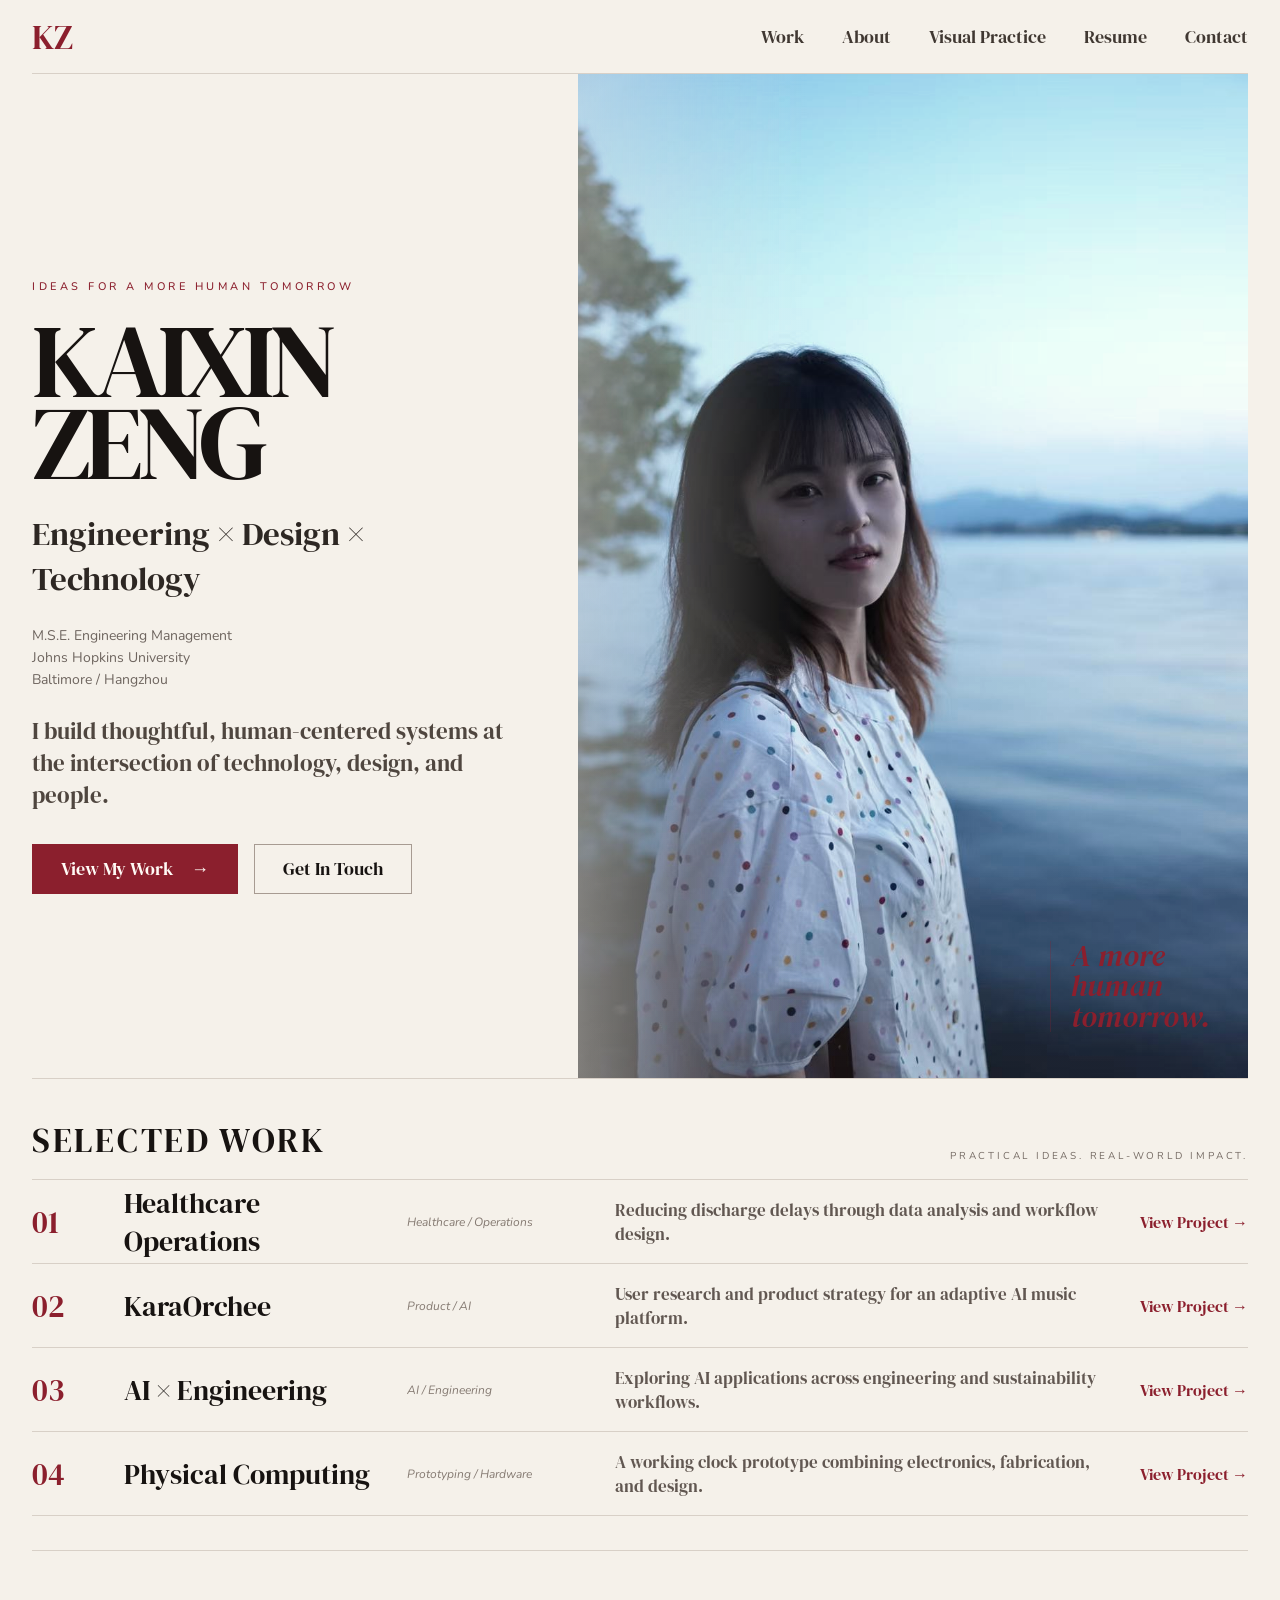
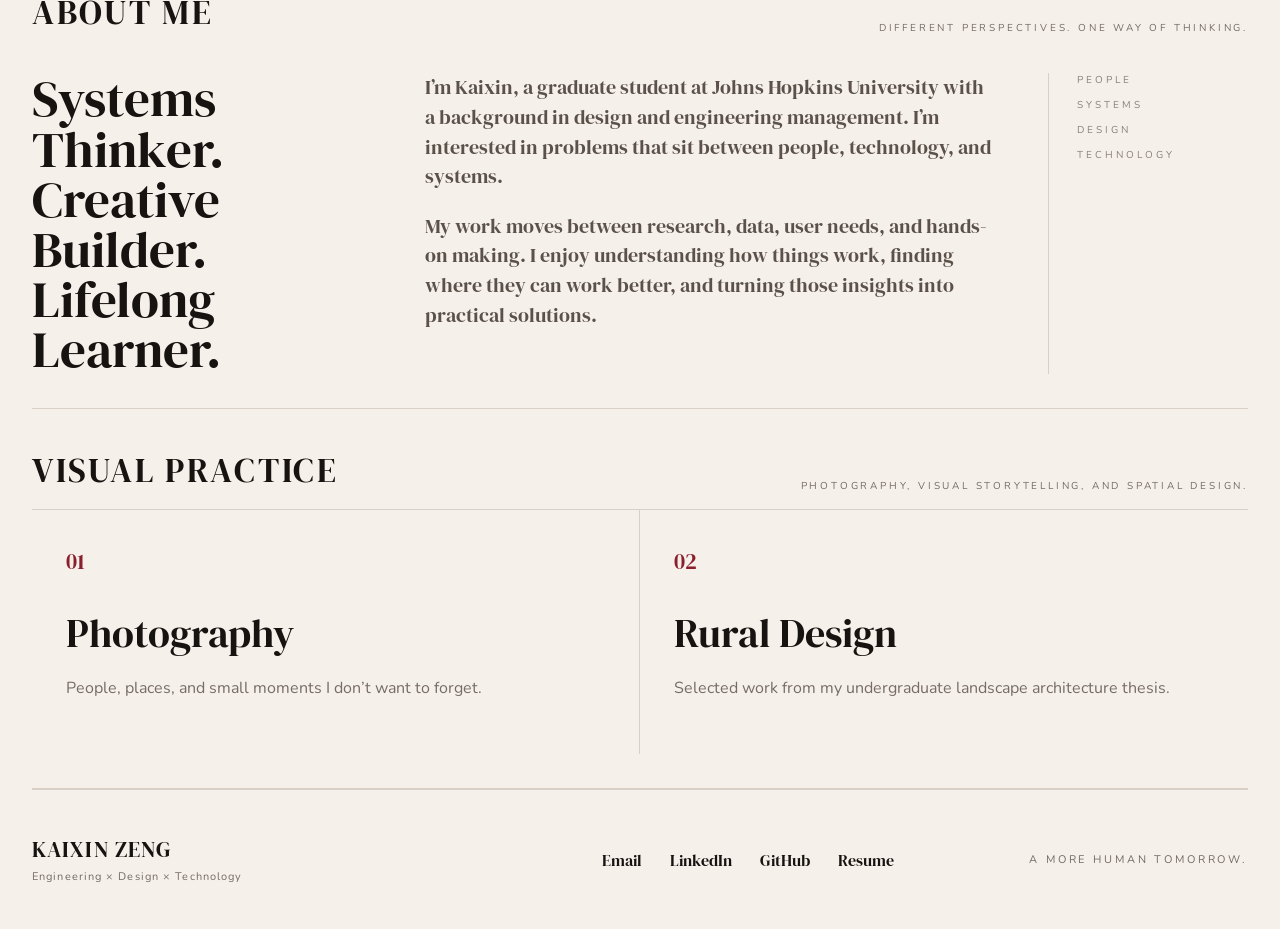
<file: index.html>
<!DOCTYPE html>
<html lang="en">
<head>
  <meta charset="UTF-8">
  <meta name="viewport" content="width=device-width, initial-scale=1.0">
  <meta name="description" content="Kaixin Zeng — Engineering, Design, and Technology portfolio.">
  <title>Kaixin Zeng — Portfolio</title>
  <link rel="preconnect" href="https://fonts.googleapis.com">
  <link rel="preconnect" href="https://fonts.gstatic.com" crossorigin>
  <link href="https://fonts.googleapis.com/css2?family=DM+Serif+Display:ital@0;1&family=Nunito:wght@300;400;500;600;700&display=swap" rel="stylesheet">
  <link rel="stylesheet" href="style.css">
</head>
<body>
<header class="site-header">
  <a class="brand" href="#top">KZ</a>
  <button class="menu-toggle" aria-label="Open menu" aria-expanded="false"><span></span><span></span></button>
  <nav class="site-nav">
    <a href="#work">Work</a>
    <a href="#about">About</a>
    <a href="#visual">Visual Practice</a>
    <a href="assets/Kaixin_Zeng_Resume.pdf" target="_blank">Resume</a>
    <a href="#contact">Contact</a>
  </nav>
</header>

<main id="top">
  <section class="hero">
    <div class="hero-copy reveal">
      <p class="eyebrow">Ideas for a more human tomorrow</p>
      <h1>KAIXIN<br>ZENG</h1>
      <p class="hero-role">Engineering × Design × Technology</p>
      <div class="hero-meta">
        <p>M.S.E. Engineering Management</p>
        <p>Johns Hopkins University</p>
        <p>Baltimore / Hangzhou</p>
      </div>
      <p class="hero-intro">I build thoughtful, human-centered systems at the intersection of technology, design, and people.</p>
      <div class="hero-actions">
        <a class="btn primary" href="#work">View My Work <span>→</span></a>
        <a class="btn secondary" href="#contact">Get In Touch</a>
      </div>
    </div>
    <div class="hero-visual reveal">
      <img src="images/kaixin-hero.jpg" alt="Portrait of Kaixin Zeng">
      <div class="image-overlay"></div>
      <p class="hero-quote">A more<br>human<br>tomorrow.</p>
    </div>
  </section>

  <section class="section" id="work">
    <div class="section-head reveal">
      <h2>Selected Work</h2>
      <p>Practical ideas. Real-world impact.</p>
    </div>
    <div class="project-list">
      <a class="project-row reveal" href="projects/healthcare.html">
        <span class="num">01</span>
        <span class="title">Healthcare Operations</span>
        <span class="type">Healthcare / Operations</span>
        <span class="summary">Reducing discharge delays through data analysis and workflow design.</span>
        <span class="view">View Project →</span>
      </a>
      <a class="project-row reveal" href="projects/karaorchee.html">
        <span class="num">02</span>
        <span class="title">KaraOrchee</span>
        <span class="type">Product / AI</span>
        <span class="summary">User research and product strategy for an adaptive AI music platform.</span>
        <span class="view">View Project →</span>
      </a>
      <a class="project-row reveal" href="projects/ai-engineering.html">
        <span class="num">03</span>
        <span class="title">AI × Engineering</span>
        <span class="type">AI / Engineering</span>
        <span class="summary">Exploring AI applications across engineering and sustainability workflows.</span>
        <span class="view">View Project →</span>
      </a>
      <a class="project-row reveal" href="projects/physical-computing.html">
        <span class="num">04</span>
        <span class="title">Physical Computing</span>
        <span class="type">Prototyping / Hardware</span>
        <span class="summary">A working clock prototype combining electronics, fabrication, and design.</span>
        <span class="view">View Project →</span>
      </a>
    </div>
  </section>

  <section class="section" id="about">
    <div class="section-head reveal">
      <h2>About Me</h2>
      <p>Different perspectives. One way of thinking.</p>
    </div>
    <div class="about-grid">
      <h3 class="reveal">Systems Thinker.<br>Creative Builder.<br>Lifelong Learner.</h3>
      <div class="about-copy reveal">
        <p>I’m Kaixin, a graduate student at Johns Hopkins University with a background in design and engineering management. I’m interested in problems that sit between people, technology, and systems.</p>
        <p>My work moves between research, data, user needs, and hands-on making. I enjoy understanding how things work, finding where they can work better, and turning those insights into practical solutions.</p>
      </div>
      <div class="about-tags reveal"><span>PEOPLE</span><span>SYSTEMS</span><span>DESIGN</span><span>TECHNOLOGY</span></div>
    </div>
  </section>

  <section class="section" id="visual">
    <div class="section-head reveal">
      <h2>Visual Practice</h2>
      <p>Photography, visual storytelling, and spatial design.</p>
    </div>
    <div class="visual-grid reveal">
      <a href="projects/photography.html"><span>01</span><h3>Photography</h3><p>People, places, and small moments I don’t want to forget.</p></a>
      <a href="projects/rural-design.html"><span>02</span><h3>Rural Design</h3><p>Selected work from my undergraduate landscape architecture thesis.</p></a>
    </div>
  </section>
</main>

<footer id="contact">
  <div><strong>KAIXIN ZENG</strong><small>Engineering × Design × Technology</small></div>
  <div class="footer-links">
    <a href="mailto:kzeng6@jh.edu">Email</a>
    <a href="https://www.linkedin.com/in/kaixin-zeng" target="_blank">LinkedIn</a>
    <a href="YOUR_GITHUB_URL" target="_blank">GitHub</a>
    <a href="assets/Kaixin_Zeng_Resume.pdf" target="_blank">Resume</a>
  </div>
  <p>A MORE HUMAN TOMORROW.</p>
</footer>

<script src="script.js"></script>
</body>
</html>
</file>
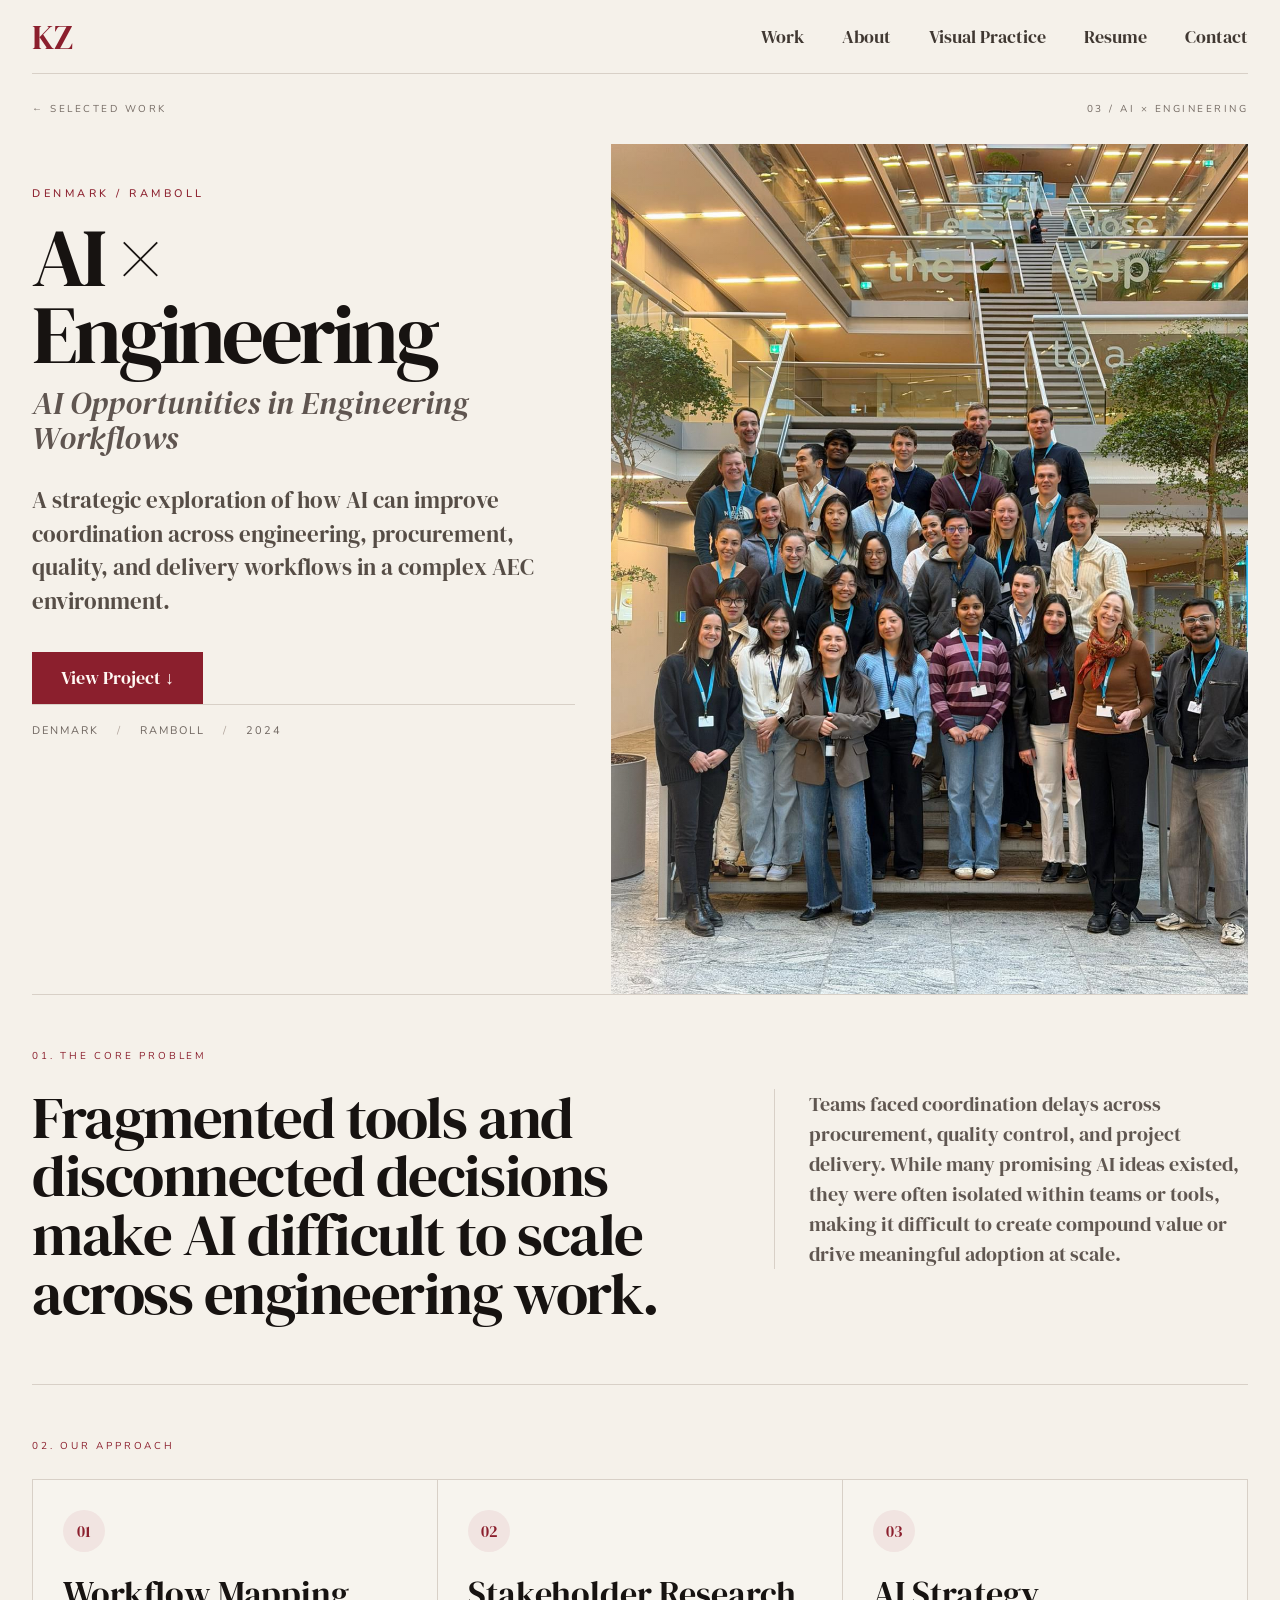
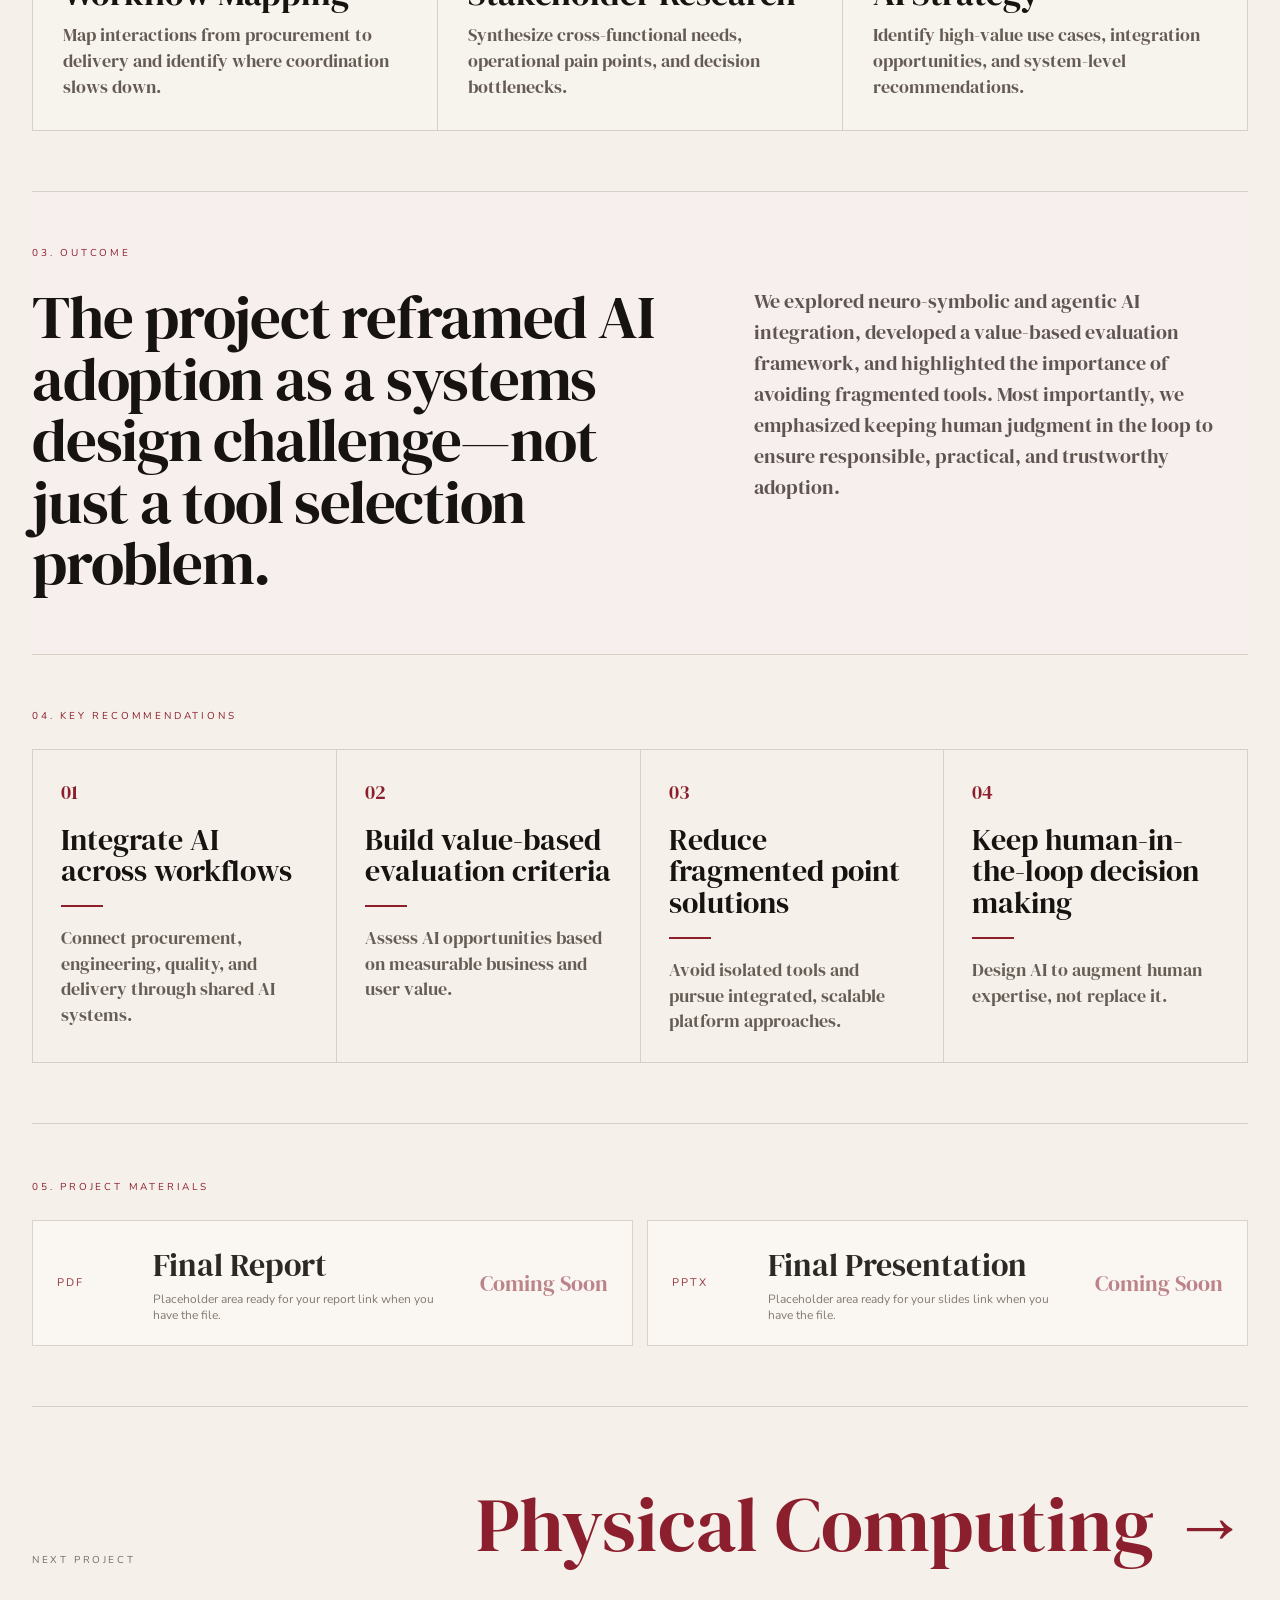
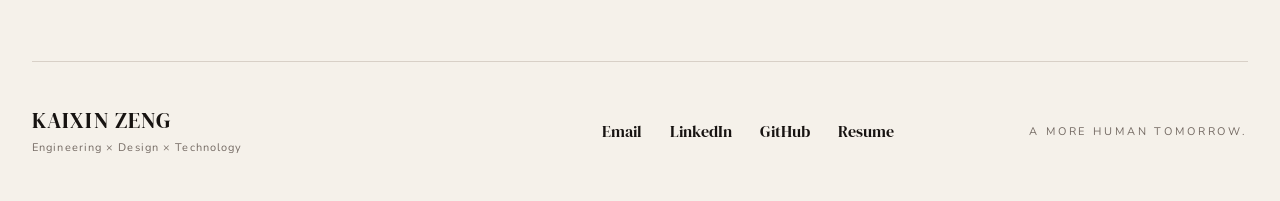
<file: projects/ai-engineering.html>
<!DOCTYPE html>
<html lang="en">
<head>
  <meta charset="UTF-8">
  <meta name="viewport" content="width=device-width, initial-scale=1.0">
  <meta name="description" content="AI × Engineering project by Kaixin Zeng.">
  <title>AI × Engineering — Kaixin Zeng</title>

  <link rel="preconnect" href="https://fonts.googleapis.com">
  <link rel="preconnect" href="https://fonts.gstatic.com" crossorigin>
  <link href="https://fonts.googleapis.com/css2?family=DM+Serif+Display:ital@0;1&family=Nunito:wght@300;400;500;600;700&display=swap" rel="stylesheet">
  <link rel="stylesheet" href="../style.css">

  <style>
    .ai-page main{width:var(--page);margin:auto}
    .ai-hero{padding:28px 0 0;border-bottom:1px solid var(--line)}
    .ai-hero-grid{display:grid;grid-template-columns:.92fr 1.08fr;gap:36px;align-items:start;min-height:560px}
    .ai-copy{padding:42px 0 56px}
    .ai-copy .eyebrow{margin-bottom:18px}
    .ai-copy h1{margin:0;font:500 clamp(62px,6.5vw,102px)/.92 var(--serif);letter-spacing:-.045em}
    .ai-sub{margin:14px 0 0;font:italic clamp(30px,2.5vw,46px)/1.1 var(--serif);color:#5f5550}
    .ai-deck{max-width:560px;margin:28px 0 34px;font:23px/1.45 var(--serif);color:#564d46}
    .ai-cta{display:inline-flex;align-items:center;justify-content:center;min-height:52px;padding:0 28px;background:var(--accent);color:#fff8f3;border:1px solid var(--accent);font:18px var(--serif)}
    .ai-meta{display:flex;gap:18px;align-items:center;padding-top:18px;border-top:1px solid var(--line);color:#6e655f;font-size:11px;letter-spacing:.18em;text-transform:uppercase}
    .ai-meta span.sep{color:#b0a59c}
    .ai-image{position:relative;overflow:hidden;min-height:560px;background:#e6ddd2}
    .ai-image img{height:100%;object-fit:cover;object-position:center}
    .ai-image::after{content:"";position:absolute;inset:0;background:linear-gradient(90deg, rgba(245,241,234,.18), transparent 26%);pointer-events:none}

    .ai-section{padding:54px 0 60px;border-bottom:1px solid var(--line)}
    .ai-section-label{font-size:10px;letter-spacing:.28em;text-transform:uppercase;color:var(--accent);margin-bottom:26px}
    .ai-problem{display:grid;grid-template-columns:1.2fr .85fr;gap:72px;align-items:start}
    .ai-problem h2{margin:0;font:500 clamp(46px,4.6vw,74px)/1 var(--serif);letter-spacing:-.025em;max-width:700px}
    .ai-problem p{margin:0;padding-left:34px;border-left:1px solid var(--line);font:20px/1.5 var(--serif);color:#605751}

    .ai-approach{display:grid;grid-template-columns:repeat(3,1fr);gap:0;border-top:1px solid var(--line);border-left:1px solid var(--line)}
    .ai-card{min-height:210px;padding:30px;border-right:1px solid var(--line);border-bottom:1px solid var(--line);background:rgba(255,255,255,.18)}
    .ai-card span{display:inline-flex;width:42px;height:42px;border-radius:50%;align-items:center;justify-content:center;background:#f1e4e1;color:var(--accent);font:16px var(--serif)}
    .ai-card h3{margin:24px 0 12px;font:500 34px/1 var(--serif)}
    .ai-card p{margin:0;font:18px/1.45 var(--serif);color:#655b54}

    .ai-outcome{background:#f7efee}
    .ai-outcome-grid{display:grid;grid-template-columns:1.25fr .95fr;gap:72px;align-items:start}
    .ai-outcome-grid h2{margin:0;font:500 clamp(44px,4.8vw,72px)/1 var(--serif);letter-spacing:-.02em}
    .ai-outcome-grid p{margin:0;font:20px/1.55 var(--serif);color:#5f5550}

    .ai-recs{display:grid;grid-template-columns:repeat(4,1fr);gap:0;border-top:1px solid var(--line);border-left:1px solid var(--line)}
    .ai-rec{min-height:240px;padding:28px;border-right:1px solid var(--line);border-bottom:1px solid var(--line)}
    .ai-rec .num{font:20px var(--serif);color:var(--accent)}
    .ai-rec h3{margin:18px 0 18px;font:500 30px/1.06 var(--serif)}
    .ai-rec .rule{width:42px;height:2px;background:var(--accent);margin:0 0 18px}
    .ai-rec p{margin:0;font:18px/1.42 var(--serif);color:#665d56}

    .ai-materials{padding-top:56px}
    .ai-material-list{display:grid;grid-template-columns:1fr 1fr;gap:14px}
    .ai-material{display:grid;grid-template-columns:74px 1fr auto;gap:22px;align-items:center;min-height:84px;padding:22px 24px;border:1px solid var(--line);background:#fbf8f3}
    .ai-material span{font-size:11px;letter-spacing:.18em;color:var(--accent);text-transform:uppercase}
    .ai-material h3{margin:0;font:500 32px var(--serif)}
    .ai-material p{margin:4px 0 0;color:#776c64;font-size:12px}
    .ai-material b{font:400 22px var(--serif);color:var(--accent)}
    .ai-material.disabled{opacity:.9}
    .ai-material.disabled b{color:#b67880}

    .next-project.ai-next{padding:64px 0 84px}
    .next-project.ai-next a{color:var(--accent)}

    @media (max-width:1080px){
      .ai-hero-grid,.ai-problem,.ai-outcome-grid{grid-template-columns:1fr}
      .ai-approach,.ai-recs,.ai-material-list{grid-template-columns:1fr 1fr}
      .ai-image{min-height:420px}
      .ai-problem p{padding-left:0;border-left:0;border-top:1px solid var(--line);padding-top:20px}
    }
    @media (max-width:760px){
      .ai-copy h1{font-size:58px}
      .ai-sub{font-size:30px}
      .ai-deck,.ai-problem p,.ai-outcome-grid p{font-size:19px}
      .ai-approach,.ai-recs,.ai-material-list{grid-template-columns:1fr}
      .ai-material{grid-template-columns:60px 1fr auto}
      .ai-meta{flex-wrap:wrap}
    }
  </style>
</head>
<body class="project-page ai-page">

<header class="site-header">
  <a class="brand" href="../index.html">KZ</a>
  <button class="menu-toggle" aria-label="Open menu" aria-expanded="false"><span></span><span></span></button>
  <nav class="site-nav">
    <a href="../index.html#work">Work</a>
    <a href="../index.html#about">About</a>
    <a href="../index.html#visual">Visual Practice</a>
    <a href="../assets/Kaixin_Zeng_Resume.pdf" target="_blank">Resume</a>
    <a href="../index.html#contact">Contact</a>
  </nav>
</header>

<main>
  <section class="ai-hero">
    <div class="project-kicker reveal">
      <a href="../index.html#work">← Selected Work</a>
      <span>03 / AI × Engineering</span>
    </div>

    <div class="ai-hero-grid">
      <div class="ai-copy reveal">
        <p class="eyebrow">Denmark / Ramboll</p>
        <h1>AI × Engineering</h1>
        <p class="ai-sub">AI Opportunities in Engineering Workflows</p>
        <p class="ai-deck">
          A strategic exploration of how AI can improve coordination across engineering,
          procurement, quality, and delivery workflows in a complex AEC environment.
        </p>
        <a class="ai-cta" href="#core-problem">View Project ↓</a>
        <div class="ai-meta">
          <span>Denmark</span><span class="sep">/</span>
          <span>Ramboll</span><span class="sep">/</span>
          <span>2024</span>
        </div>
      </div>

      <div class="ai-image reveal">
        <img src="../images/ai-engineering-ramboll.jpg" alt="Ramboll project team group photo">
      </div>
    </div>
  </section>

  <section class="ai-section" id="core-problem">
    <div class="ai-section-label">01. The Core Problem</div>
    <div class="ai-problem">
      <h2>
        Fragmented tools and disconnected decisions make AI difficult
        to scale across engineering work.
      </h2>
      <p>
        Teams faced coordination delays across procurement, quality control,
        and project delivery. While many promising AI ideas existed, they were
        often isolated within teams or tools, making it difficult to create
        compound value or drive meaningful adoption at scale.
      </p>
    </div>
  </section>

  <section class="ai-section">
    <div class="ai-section-label">02. Our Approach</div>
    <div class="ai-approach">
      <article class="ai-card reveal">
        <span>01</span>
        <h3>Workflow Mapping</h3>
        <p>Map interactions from procurement to delivery and identify where coordination slows down.</p>
      </article>
      <article class="ai-card reveal">
        <span>02</span>
        <h3>Stakeholder Research</h3>
        <p>Synthesize cross-functional needs, operational pain points, and decision bottlenecks.</p>
      </article>
      <article class="ai-card reveal">
        <span>03</span>
        <h3>AI Strategy</h3>
        <p>Identify high-value use cases, integration opportunities, and system-level recommendations.</p>
      </article>
    </div>
  </section>

  <section class="ai-section ai-outcome">
    <div class="ai-section-label">03. Outcome</div>
    <div class="ai-outcome-grid">
      <h2>
        The project reframed AI adoption as a systems design
        challenge—not just a tool selection problem.
      </h2>
      <p>
        We explored neuro-symbolic and agentic AI integration, developed a value-based
        evaluation framework, and highlighted the importance of avoiding fragmented tools.
        Most importantly, we emphasized keeping human judgment in the loop to ensure
        responsible, practical, and trustworthy adoption.
      </p>
    </div>
  </section>

  <section class="ai-section">
    <div class="ai-section-label">04. Key Recommendations</div>
    <div class="ai-recs">
      <article class="ai-rec reveal">
        <div class="num">01</div>
        <h3>Integrate AI across workflows</h3>
        <div class="rule"></div>
        <p>Connect procurement, engineering, quality, and delivery through shared AI systems.</p>
      </article>
      <article class="ai-rec reveal">
        <div class="num">02</div>
        <h3>Build value-based evaluation criteria</h3>
        <div class="rule"></div>
        <p>Assess AI opportunities based on measurable business and user value.</p>
      </article>
      <article class="ai-rec reveal">
        <div class="num">03</div>
        <h3>Reduce fragmented point solutions</h3>
        <div class="rule"></div>
        <p>Avoid isolated tools and pursue integrated, scalable platform approaches.</p>
      </article>
      <article class="ai-rec reveal">
        <div class="num">04</div>
        <h3>Keep human-in-the-loop decision making</h3>
        <div class="rule"></div>
        <p>Design AI to augment human expertise, not replace it.</p>
      </article>
    </div>
  </section>

  <section class="ai-section ai-materials">
    <div class="ai-section-label">05. Project Materials</div>
    <div class="ai-material-list">
      <a class="ai-material disabled reveal" href="#" onclick="return false;">
        <span>PDF</span>
        <div>
          <h3>Final Report</h3>
          <p>Placeholder area ready for your report link when you have the file.</p>
        </div>
        <b>Coming Soon</b>
      </a>
      <a class="ai-material disabled reveal" href="#" onclick="return false;">
        <span>PPTX</span>
        <div>
          <h3>Final Presentation</h3>
          <p>Placeholder area ready for your slides link when you have the file.</p>
        </div>
        <b>Coming Soon</b>
      </a>
    </div>
  </section>

  <section class="next-project ai-next">
    <p>Next Project</p>
    <a href="physical-computing.html">Physical Computing →</a>
  </section>
</main>

<footer id="contact">
  <div>
    <strong>KAIXIN ZENG</strong>
    <small>Engineering × Design × Technology</small>
  </div>
  <div class="footer-links">
    <a href="mailto:kzeng6@jh.edu">Email</a>
    <a href="https://www.linkedin.com/in/kaixin-zeng" target="_blank">LinkedIn</a>
    <a href="YOUR_GITHUB_URL" target="_blank">GitHub</a>
    <a href="../assets/Kaixin_Zeng_Resume.pdf" target="_blank">Resume</a>
  </div>
  <p>A MORE HUMAN TOMORROW.</p>
</footer>

<script src="../script.js"></script>
</body>
</html>
</file>
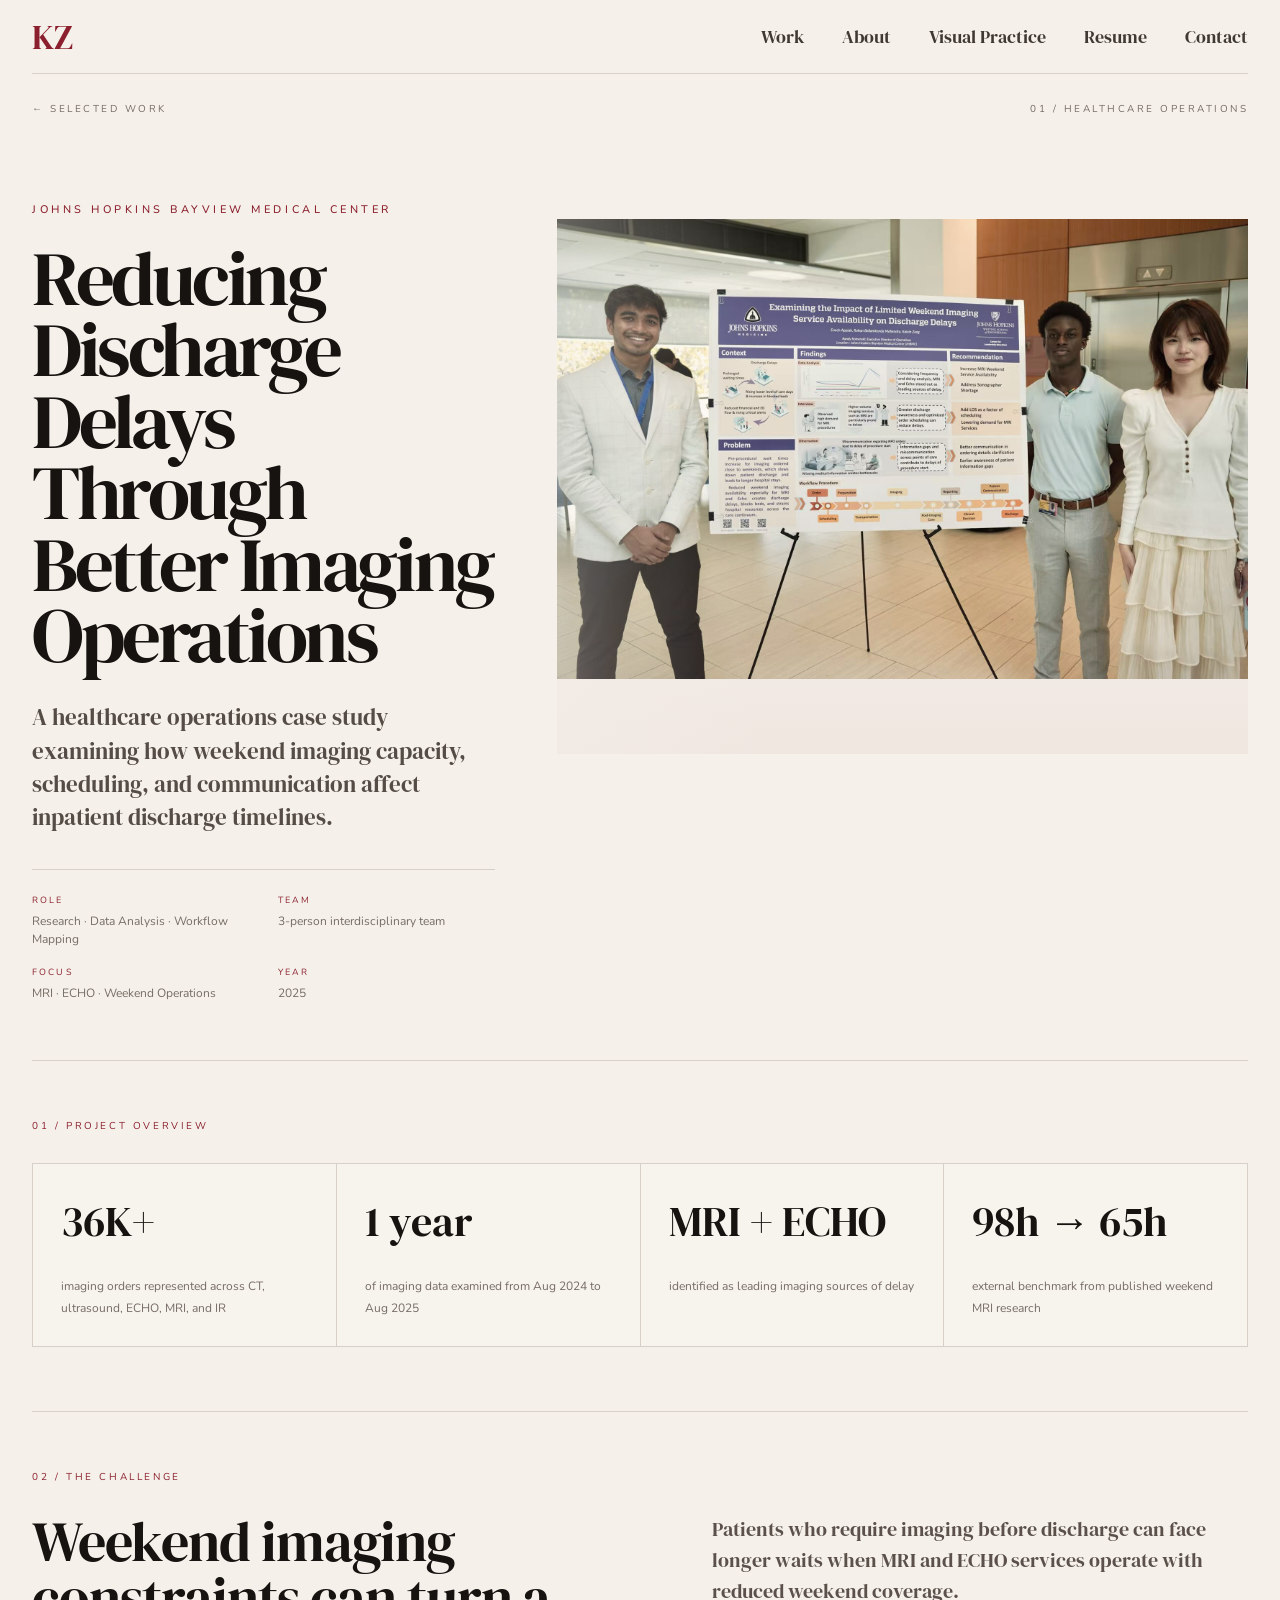
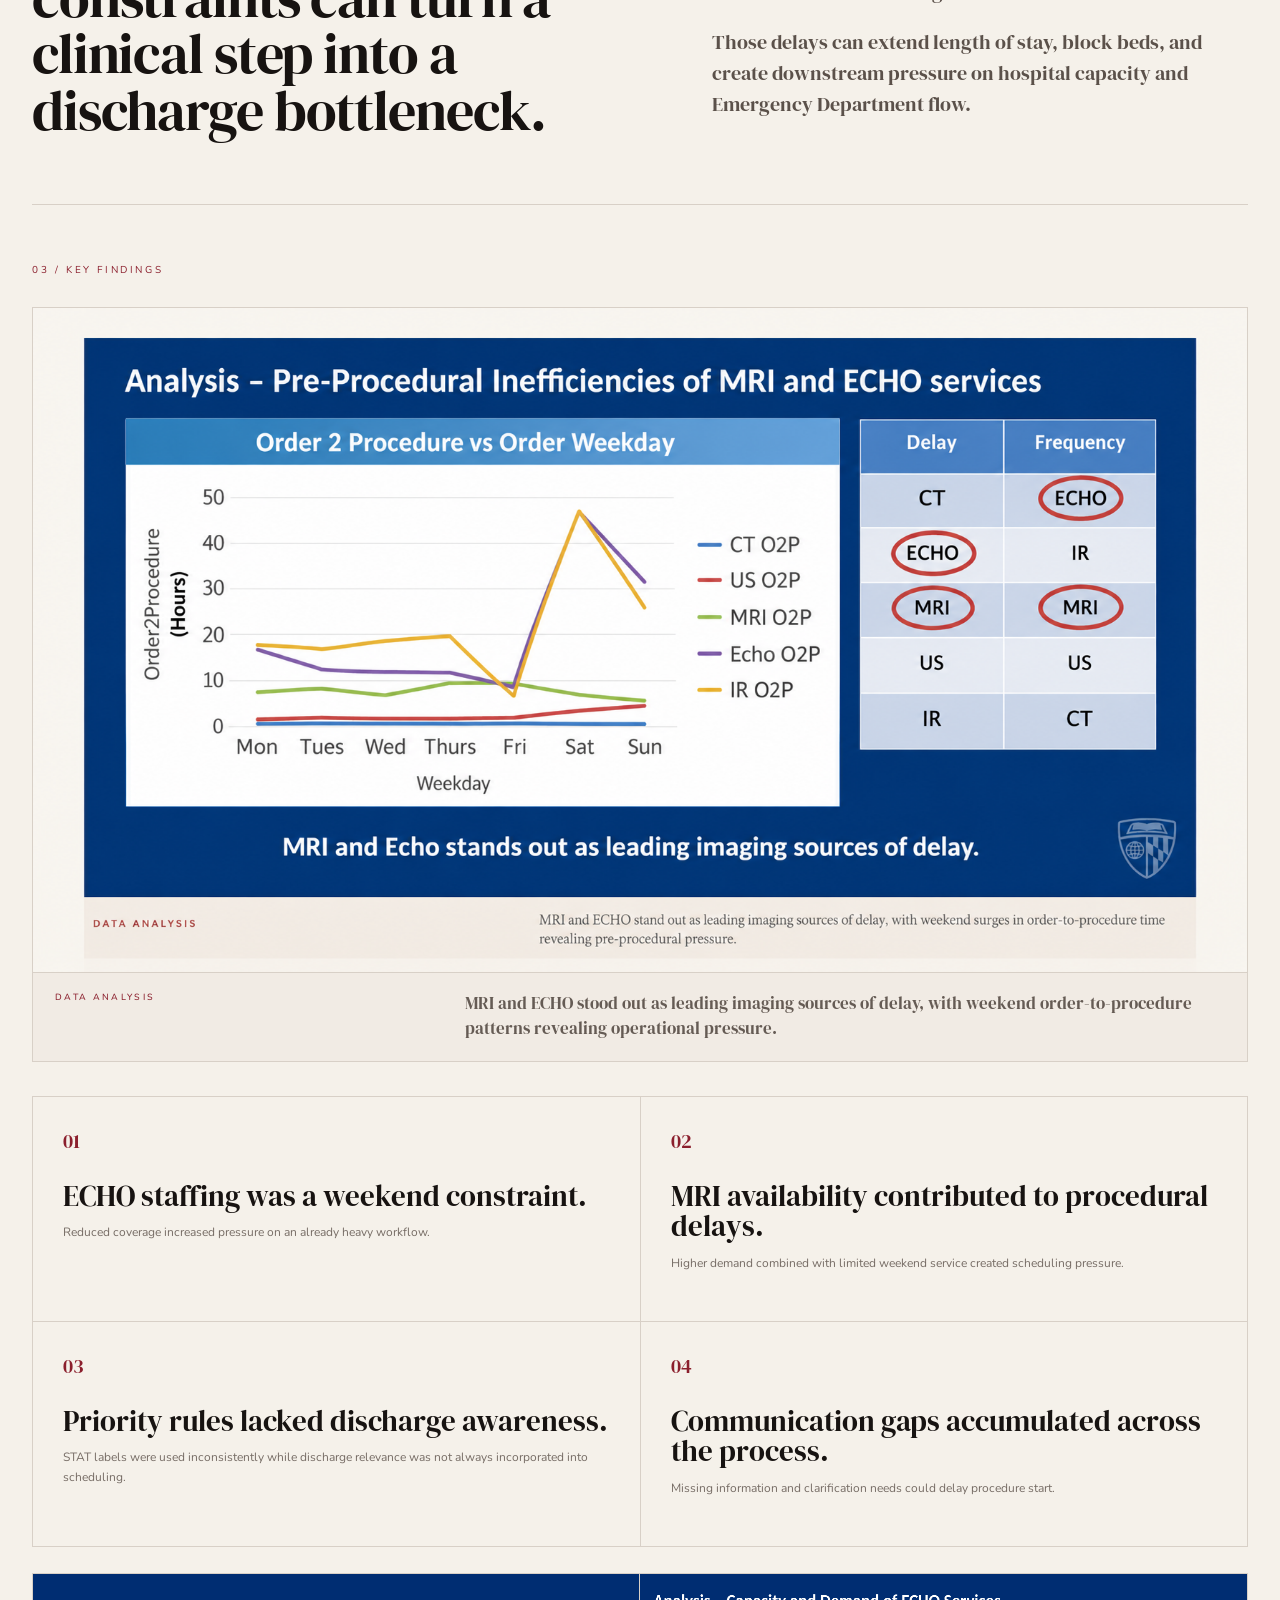
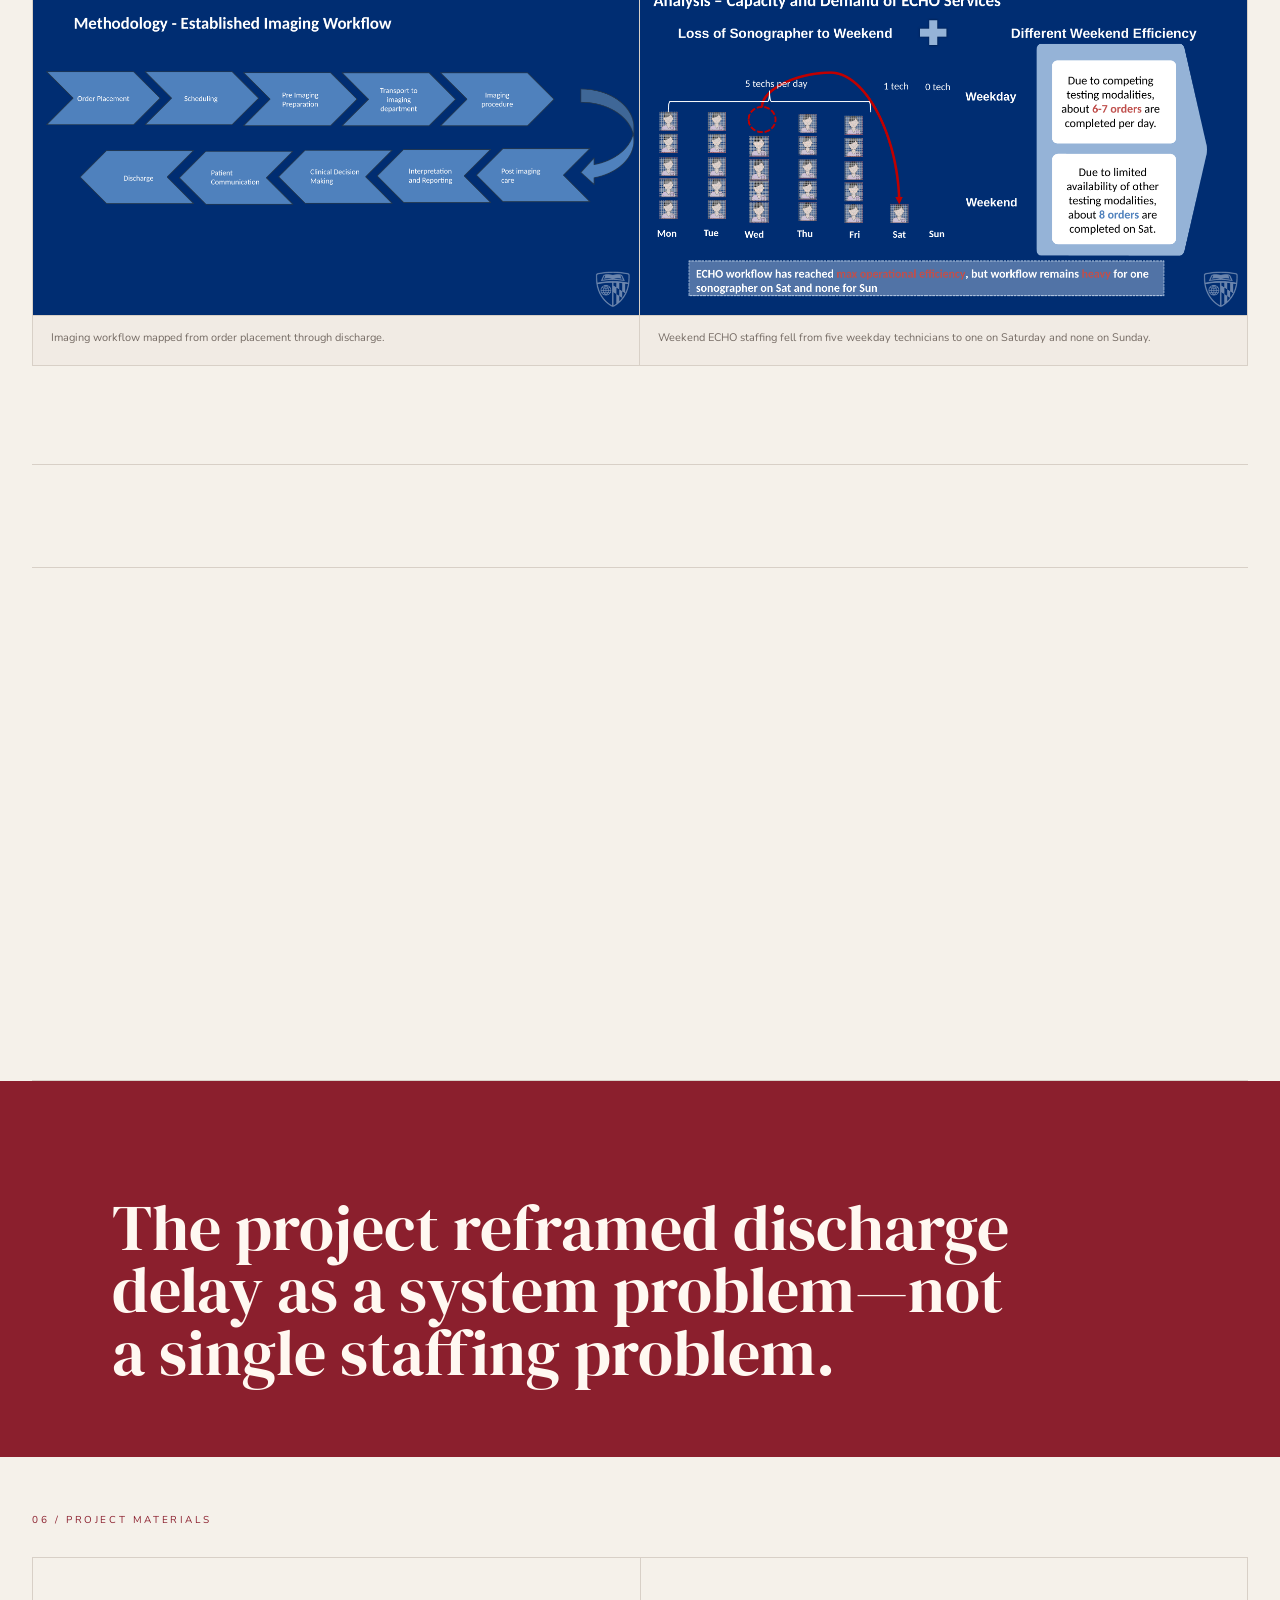
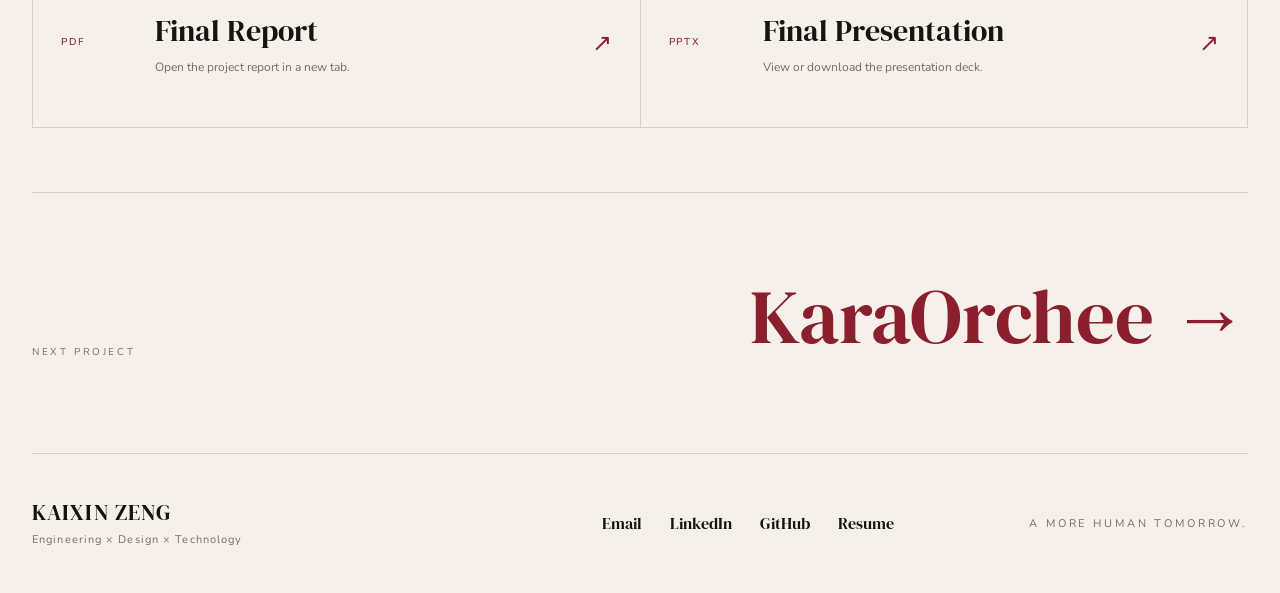
<file: projects/healthcare.html>
<!DOCTYPE html>
<html lang="en">
<head>
  <meta charset="UTF-8">
  <meta name="viewport" content="width=device-width, initial-scale=1.0">
  <meta name="description" content="Healthcare Operations case study by Kaixin Zeng.">
  <title>Healthcare Operations — Kaixin Zeng</title>
  <link rel="preconnect" href="https://fonts.googleapis.com">
  <link rel="preconnect" href="https://fonts.gstatic.com" crossorigin>
  <link href="https://fonts.googleapis.com/css2?family=DM+Serif+Display:ital@0;1&family=Nunito:wght@300;400;500;600;700&display=swap" rel="stylesheet">
  <link rel="stylesheet" href="../style.css">
</head>
<body class="project-page">

<header class="site-header">
  <a class="brand" href="../index.html">KZ</a>
  <button class="menu-toggle" aria-label="Open menu" aria-expanded="false"><span></span><span></span></button>
  <nav class="site-nav">
    <a href="../index.html#work">Work</a>
    <a href="../index.html#about">About</a>
    <a href="../index.html#visual">Visual Practice</a>
    <a href="../assets/Kaixin_Zeng_Resume.pdf" target="_blank">Resume</a>
    <a href="../index.html#contact">Contact</a>
  </nav>
</header>

<main>
  <section class="project-hero">
    <div class="project-kicker reveal">
      <a href="../index.html#work">← Selected Work</a>
      <span>01 / Healthcare Operations</span>
    </div>

    <div class="project-hero-grid">
      <div class="project-hero-copy reveal">
        <p class="eyebrow">Johns Hopkins Bayview Medical Center</p>
        <h1>Reducing Discharge Delays Through Better Imaging Operations</h1>
        <p class="project-deck">A healthcare operations case study examining how weekend imaging capacity, scheduling, and communication affect inpatient discharge timelines.</p>

        <div class="project-meta-grid">
          <div><span>ROLE</span><p>Research · Data Analysis · Workflow Mapping</p></div>
          <div><span>TEAM</span><p>3-person interdisciplinary team</p></div>
          <div><span>FOCUS</span><p>MRI · ECHO · Weekend Operations</p></div>
          <div><span>YEAR</span><p>2025</p></div>
        </div>
      </div>

      <div class="project-hero-image reveal">
        <img src="../images/healthcare-team-poster.jpg" alt="Healthcare project team presenting the project poster">
        <div class="project-image-overlay"></div>
      </div>
    </div>
  </section>

  <section class="project-section">
    <div class="project-section-label reveal">01 / Project Overview</div>
    <div class="stats-grid">
      <div class="stat-card reveal"><strong>36K+</strong><span>imaging orders represented across CT, ultrasound, ECHO, MRI, and IR</span></div>
      <div class="stat-card reveal"><strong>1 year</strong><span>of imaging data examined from Aug 2024 to Aug 2025</span></div>
      <div class="stat-card reveal"><strong>MRI + ECHO</strong><span>identified as leading imaging sources of delay</span></div>
      <div class="stat-card reveal"><strong>98h → 65h</strong><span>external benchmark from published weekend MRI research</span></div>
    </div>
  </section>

  <section class="project-section">
    <div class="project-section-label reveal">02 / The Challenge</div>
    <div class="project-copy-grid">
      <div class="project-statement reveal">
        <h2>Weekend imaging constraints can turn a clinical step into a discharge bottleneck.</h2>
      </div>
      <div class="project-body reveal">
        <p>Patients who require imaging before discharge can face longer waits when MRI and ECHO services operate with reduced weekend coverage.</p>
        <p>Those delays can extend length of stay, block beds, and create downstream pressure on hospital capacity and Emergency Department flow.</p>
      </div>
    </div>
  </section>

  <section class="project-section">
    <div class="project-section-label reveal">03 / Key Findings</div>

    <div class="case-visual reveal">
      <img src="../images/healthcare-delay-analysis.png" alt="Order to procedure time by weekday analysis from the project presentation">
      <div class="case-caption">
        <span>DATA ANALYSIS</span>
        <p>MRI and ECHO stood out as leading imaging sources of delay, with weekend order-to-procedure patterns revealing operational pressure.</p>
      </div>
    </div>

    <div class="finding-grid">
      <article class="finding-card reveal">
        <span>01</span>
        <h3>ECHO staffing was a weekend constraint.</h3>
        <p>Reduced coverage increased pressure on an already heavy workflow.</p>
      </article>
      <article class="finding-card reveal">
        <span>02</span>
        <h3>MRI availability contributed to procedural delays.</h3>
        <p>Higher demand combined with limited weekend service created scheduling pressure.</p>
      </article>
      <article class="finding-card reveal">
        <span>03</span>
        <h3>Priority rules lacked discharge awareness.</h3>
        <p>STAT labels were used inconsistently while discharge relevance was not always incorporated into scheduling.</p>
      </article>
      <article class="finding-card reveal">
        <span>04</span>
        <h3>Communication gaps accumulated across the process.</h3>
        <p>Missing information and clarification needs could delay procedure start.</p>
      </article>
    </div>

    <div class="case-visual split-visual reveal">
      <div>
        <img src="../images/healthcare-workflow.png" alt="Imaging workflow established by the project team">
        <p class="mini-caption">Imaging workflow mapped from order placement through discharge.</p>
      </div>
      <div>
        <img src="../images/healthcare-echo-capacity.png" alt="ECHO weekend staffing and capacity analysis from the project presentation">
        <p class="mini-caption">Weekend ECHO staffing fell from five weekday technicians to one on Saturday and none on Sunday.</p>
      </div>
    </div>
  </section>

  <section class="project-section">
    <div class="project-section-label reveal">04 / Recommendations</div>
    <div class="recommendation-list">
      <div class="recommendation-row reveal"><span>01</span><h3>Expand weekend MRI availability</h3><p>Increase capacity where weekend constraints are most visible.</p></div>
      <div class="recommendation-row reveal"><span>02</span><h3>Address sonographer shortage</h3><p>Reduce ECHO bottlenecks created by limited weekend staffing.</p></div>
      <div class="recommendation-row reveal"><span>03</span><h3>Add LOS and discharge relevance to scheduling</h3><p>Use discharge awareness as an explicit prioritization factor.</p></div>
      <div class="recommendation-row reveal"><span>04</span><h3>Clarify priority rules and reduce STAT overuse</h3><p>Improve alignment between order priority and procedure execution.</p></div>
    </div>
  </section>
</main>

<section class="outcome-band">
  <div class="outcome-band-inner">
    <div class="project-section-label reveal">05 / Outcome</div>
    <h2 class="reveal">The project reframed discharge delay as a system problem—not a single staffing problem.</h2>
  </div>
</section>


<main>
  <section class="project-section deliverables-section">
    <div class="project-section-label reveal">06 / Project Materials</div>
    <div class="deliverable-links">
      <a class="material-card reveal" href="../assets/Hospital_Project_Final_Report.pdf" target="_blank" rel="noopener">
        <span>PDF</span>
        <div>
          <h3>Final Report</h3>
          <p>Open the project report in a new tab.</p>
        </div>
        <b>↗</b>
      </a>
      <a class="material-card reveal" href="../assets/Hospital_Project_Presentation.pptx" target="_blank" rel="noopener">
        <span>PPTX</span>
        <div>
          <h3>Final Presentation</h3>
          <p>View or download the presentation deck.</p>
        </div>
        <b>↗</b>
      </a>
    </div>
  </section>
</main>
<main>
  <section class="next-project reveal">
    <p>Next Project</p>
    <a href="karaorchee.html">KaraOrchee →</a>
  </section>
</main>

<footer id="contact">
  <div><strong>KAIXIN ZENG</strong><small>Engineering × Design × Technology</small></div>
  <div class="footer-links">
    <a href="mailto:kzeng6@jh.edu">Email</a>
    <a href="https://www.linkedin.com/in/kaixin-zeng" target="_blank">LinkedIn</a>
    <a href="YOUR_GITHUB_URL" target="_blank">GitHub</a>
    <a href="../assets/Kaixin_Zeng_Resume.pdf" target="_blank">Resume</a>
  </div>
  <p>A MORE HUMAN TOMORROW.</p>
</footer>

<script src="../script.js"></script>
</body>
</html>
</file>
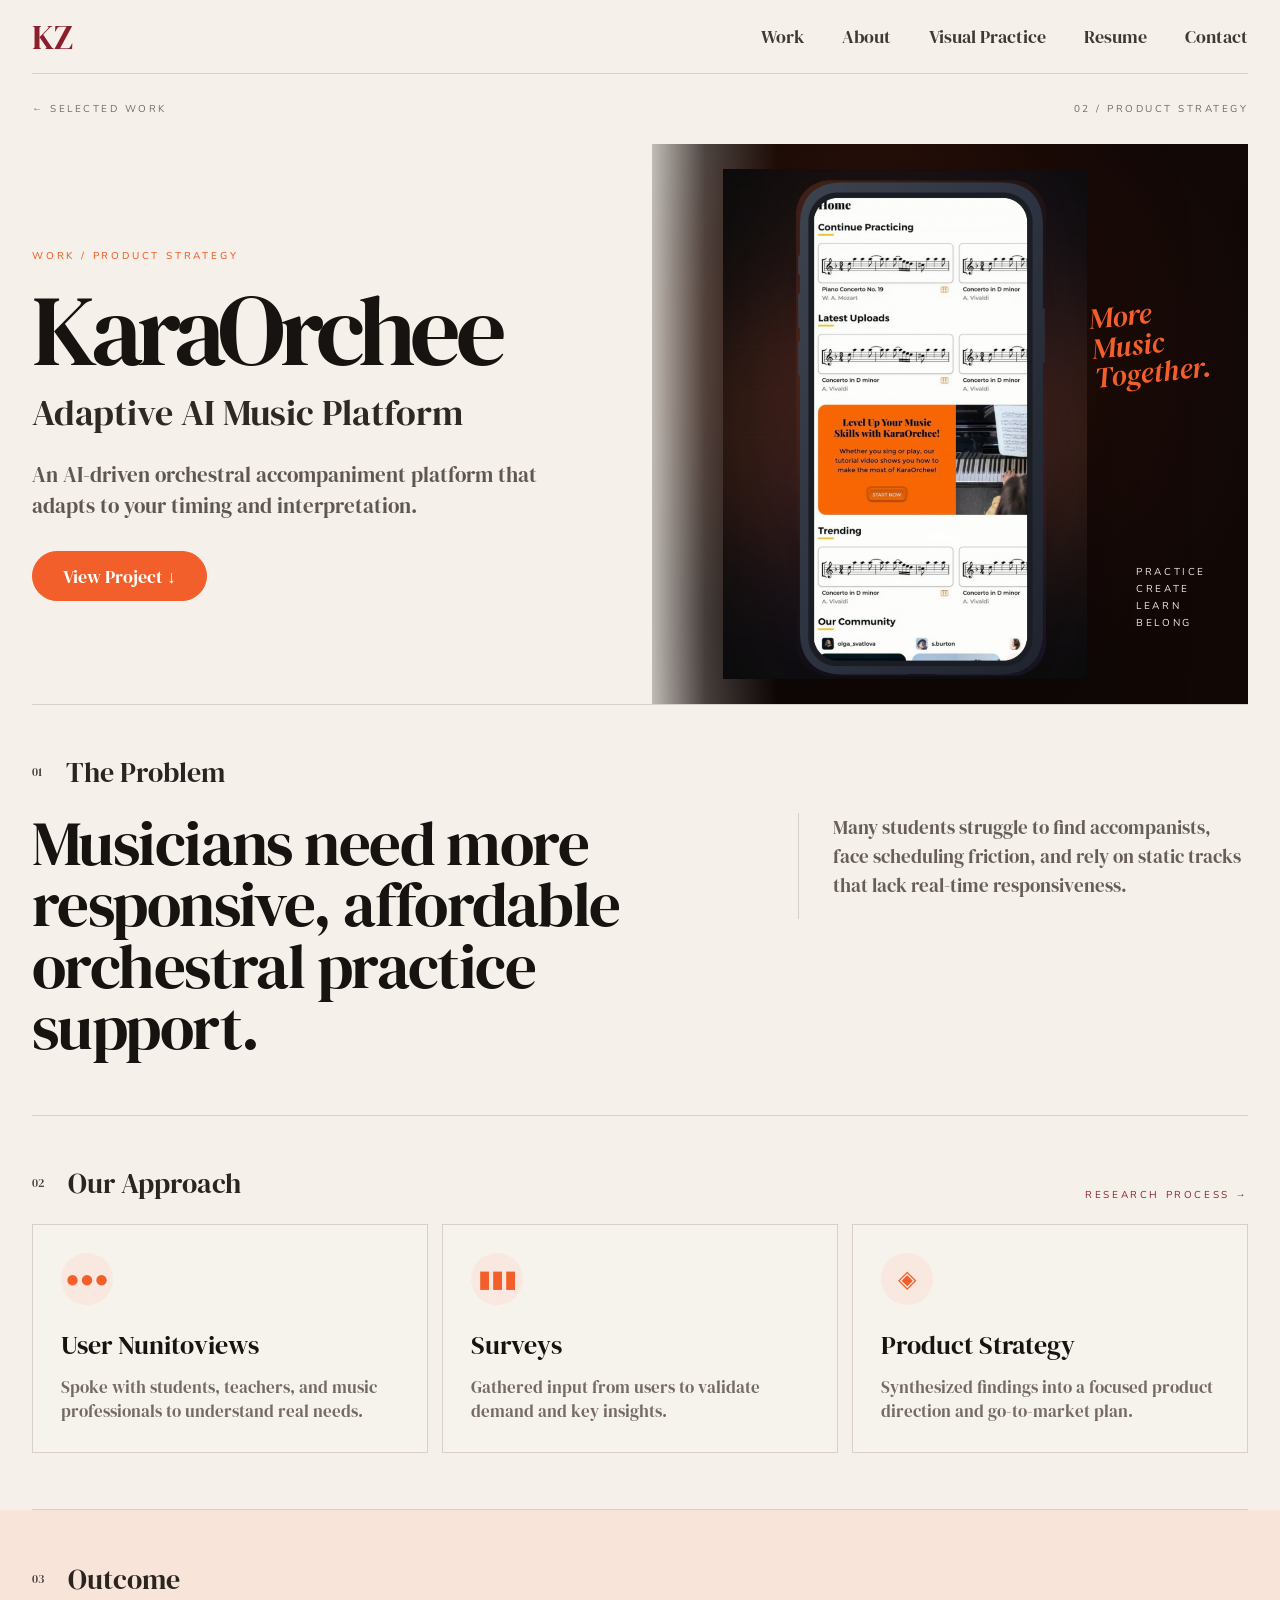
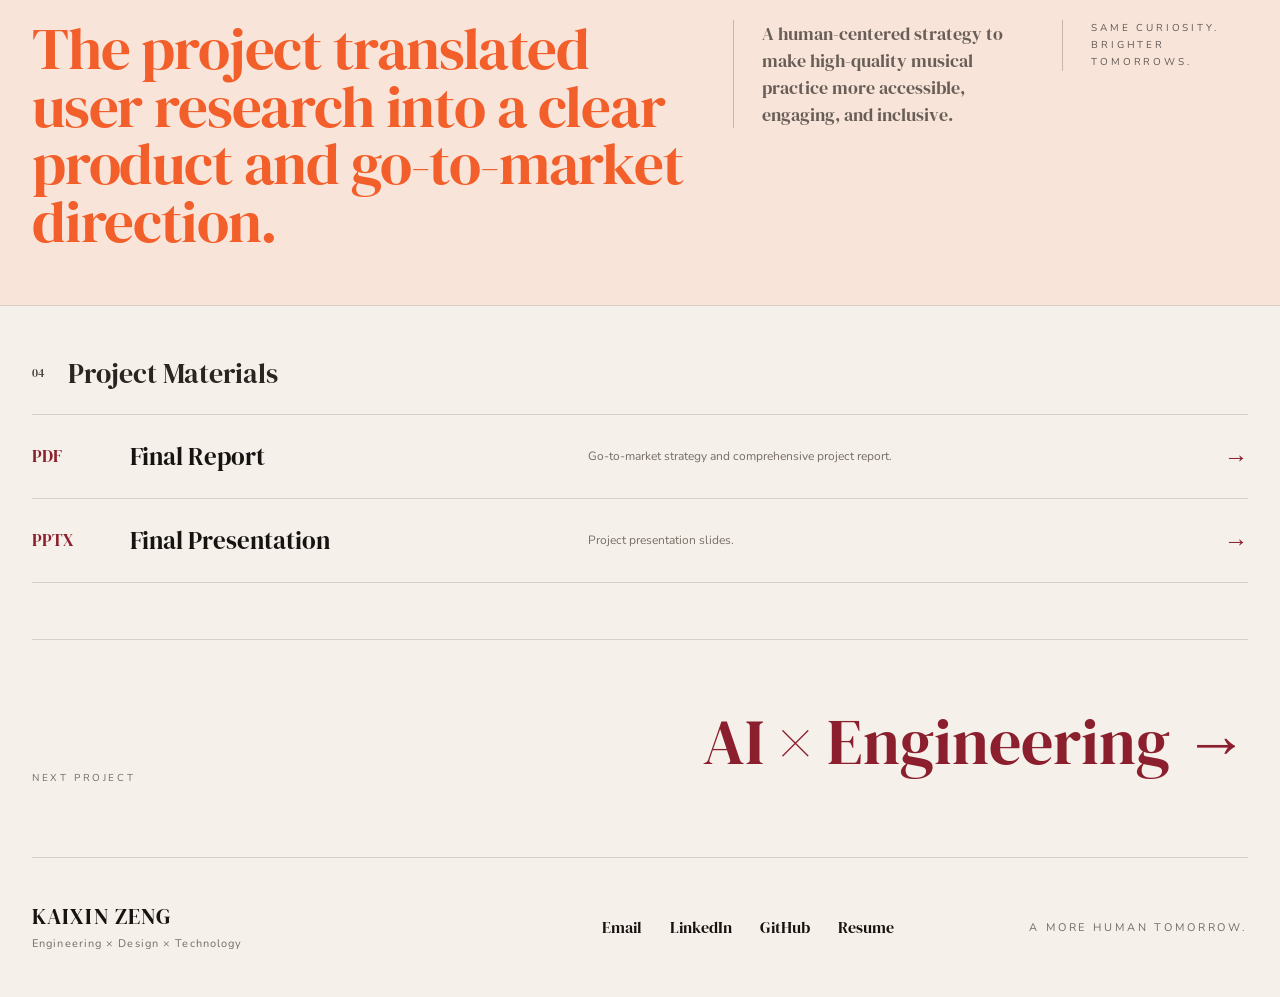
<file: projects/karaorchee.html>
<!DOCTYPE html>
<html lang="en">
<head>
  <meta charset="UTF-8">
  <meta name="viewport" content="width=device-width, initial-scale=1.0">
  <meta name="description" content="KaraOrchee product strategy case study by Kaixin Zeng.">
  <title>KaraOrchee — Kaixin Zeng</title>

  <link rel="preconnect" href="https://fonts.googleapis.com">
  <link rel="preconnect" href="https://fonts.gstatic.com" crossorigin>
  <link href="https://fonts.googleapis.com/css2?family=DM+Serif+Display:ital@0;1&family=Nunito:wght@300;400;500;600;700&display=swap" rel="stylesheet">
  <link rel="stylesheet" href="../style.css">

  <style>
    .kara-page{
      --orange:#f25f2b;
      --orange-soft:#f9e8df;
      --cream:#f5f1ea;
      --deep:#180c08;
      --brown:#4a1c0e;
    }

    .kara-page main{
      width:var(--page);
      margin:0 auto;
    }

    /* HERO */
    .kara-hero{
      display:block;
      width:100%;
      min-height:0;
      grid-template-columns:none;
      padding-top:28px;
      border-bottom:1px solid var(--line);
    }

    .kara-hero-grid{
      min-height:560px;
      display:grid;
      grid-template-columns:1.02fr .98fr;
      align-items:stretch;
    }

    .kara-copy{
      padding:58px 56px 56px 0;
      display:flex;
      flex-direction:column;
      justify-content:center;
    }

    .kara-kicker{
      margin:0 0 26px;
      color:var(--orange);
      font-size:10px;
      font-weight:500;
      text-transform:uppercase;
      letter-spacing:.28em;
    }

    .kara-copy h1{
      margin:0;
      font:500 clamp(72px,7.8vw,118px)/.83 var(--serif);
      letter-spacing:-.055em;
    }

    .kara-subtitle{
      max-width:520px;
      margin:22px 0 0;
      font:clamp(30px,2.8vw,46px)/1.05 var(--serif);
      color:#2f2925;
    }

    .kara-deck{
      max-width:540px;
      margin:28px 0 0;
      font:21px/1.48 var(--serif);
      color:#615751;
    }

    .kara-actions{
      margin-top:30px;
      display:flex;
      gap:16px;
    }

    .kara-btn{
      min-height:50px;
      padding:0 30px;
      display:inline-flex;
      align-items:center;
      justify-content:center;
      border:1px solid #a89d95;
      font:18px var(--serif);
      transition:.25s ease;
    }

    .kara-btn.primary{
      background:var(--orange);
      color:#fff;
      border-color:var(--orange);
      border-radius:999px;
    }

    .kara-btn:hover{
      transform:translateY(-2px);
    }

    /* Right visual panel matching the approved mockup */
    .kara-visual{
      position:relative;
      overflow:hidden;
      min-height:560px;
      background:
        radial-gradient(circle at 48% 42%, rgba(132,49,18,.55), rgba(35,11,7,.18) 38%, rgba(17,8,6,.96) 74%),
        linear-gradient(115deg,#4b1b0d 0%,#1e0b07 52%,#100806 100%);
    }

    .kara-visual::before{
      content:"";
      position:absolute;
      inset:0;
      background:
        linear-gradient(90deg,rgba(245,241,234,.78) 0%,rgba(245,241,234,.26) 9%,rgba(245,241,234,0) 21%);
      pointer-events:none;
      z-index:1;
    }

    .phone-wrap{
      position:absolute;
      inset:0;
      display:flex;
      align-items:center;
      justify-content:center;
      padding-right:90px;
      z-index:2;
    }

    .phone-wrap img{
      width:min(390px,72%);
      max-height:520px;
      object-fit:contain;
      display:block;
      filter:drop-shadow(0 28px 48px rgba(0,0,0,.34));
    }

    .hero-note{
      position:absolute;
      right:40px;
      top:155px;
      z-index:3;
      color:var(--orange);
      font:italic 29px/1.02 var(--serif);
      transform:rotate(-6deg);
      text-align:left;
    }

    .hero-tags{
      position:absolute;
      right:42px;
      bottom:72px;
      z-index:3;
      color:#f5e9e3;
      font-size:10px;
      line-height:1.7;
      letter-spacing:.26em;
      text-transform:uppercase;
    }

    /* SHARED SECTIONS */
    .kara-section{
      padding:48px 0 56px;
      border-bottom:1px solid var(--line);
    }

    .section-label-kara{
      margin-bottom:22px;
      color:#2a2521;
      font:500 28px var(--serif);
      display:flex;
      align-items:center;
      gap:24px;
    }

    .section-label-kara::before{
      color:#4f4741;
      font:12px var(--serif);
    }

    #problem .section-label-kara::before{content:"01"}
    #approach .section-label-kara::before{content:"02"}
    .kara-outcome .section-label-kara::before{content:"03"}
    #materials .section-label-kara::before{content:"04"}

    /* PROBLEM */
    .problem-grid{
      display:grid;
      grid-template-columns:1.22fr .78fr;
      gap:62px;
      align-items:start;
    }

    .problem-grid h2{
      margin:0;
      max-width:800px;
      font:500 clamp(44px,4.9vw,72px)/.98 var(--serif);
      letter-spacing:-.025em;
    }

    .problem-copy{
      padding-left:34px;
      border-left:1px solid var(--line);
      color:#675e57;
      font:19px/1.52 var(--serif);
    }

    .problem-copy p{margin-top:0}

    /* APPROACH */
    .approach-head{
      display:flex;
      justify-content:space-between;
      align-items:flex-end;
      gap:20px;
    }

    .approach-note{
      margin:0 0 22px;
      color:var(--accent);
      font-size:10px;
      text-transform:uppercase;
      letter-spacing:.26em;
    }

    .approach-grid{
      display:grid;
      grid-template-columns:repeat(3,1fr);
      gap:14px;
    }

    .approach-card{
      min-height:210px;
      padding:28px;
      border:1px solid var(--line);
      background:rgba(255,255,255,.10);
    }

    .approach-icon{
      width:52px;
      height:52px;
      border-radius:50%;
      display:flex;
      align-items:center;
      justify-content:center;
      background:var(--orange-soft);
      color:var(--orange);
      font-size:24px;
      margin-bottom:22px;
    }

    .approach-card h3{
      margin:0 0 12px;
      font:500 26px var(--serif);
    }

    .approach-card p{
      margin:0;
      color:#756b64;
      font:17px/1.45 var(--serif);
    }

    /* OUTCOME */
    .kara-outcome{
      background:#f8e4d9;
      border-bottom:1px solid var(--line);
    }

    .kara-outcome-inner{
      width:var(--page);
      margin:auto;
      padding:50px 0 54px;
    }

    .outcome-grid{
      display:grid;
      grid-template-columns:1.25fr .55fr .35fr;
      gap:38px;
      align-items:start;
    }

    .kara-outcome h2{
      margin:0;
      color:var(--orange);
      font:500 clamp(44px,4.6vw,70px)/.98 var(--serif);
      letter-spacing:-.02em;
    }

    .outcome-copy{
      padding-left:28px;
      border-left:1px solid #cdb4a7;
      color:#685e57;
      font:18px/1.5 var(--serif);
    }

    .outcome-copy p{margin:0}

    .outcome-tag{
      padding-left:28px;
      border-left:1px solid #cdb4a7;
      color:#5f5954;
      font-size:10px;
      line-height:1.7;
      letter-spacing:.28em;
      text-transform:uppercase;
    }

    /* MATERIALS - consistent with Healthcare */
    .materials-list{
      border-top:1px solid var(--line);
    }

    .material-row{
      display:grid;
      grid-template-columns:70px 1.2fr 1.7fr auto;
      gap:28px;
      align-items:center;
      min-height:84px;
      border-bottom:1px solid var(--line);
      transition:.2s ease;
    }

    .material-row:hover{
      background:#efe8df;
      padding-left:8px;
    }

    .material-row .filetype{
      color:var(--accent);
      font:17px var(--serif);
    }

    .material-row h3{
      margin:0;
      font:500 25px var(--serif);
    }

    .material-row p{
      margin:0;
      color:#766c65;
      font-size:12px;
      line-height:1.6;
    }

    .material-row .arrow{
      color:var(--accent);
      font:24px var(--serif);
    }

    /* NEXT */
    .kara-next{
      padding:58px 0 72px;
      display:flex;
      justify-content:space-between;
      align-items:flex-end;
      gap:30px;
    }

    .kara-next p{
      margin:0;
      color:var(--muted);
      font-size:10px;
      text-transform:uppercase;
      letter-spacing:.26em;
    }

    .kara-next a{
      font:500 clamp(44px,5vw,76px) var(--serif);
      color:var(--accent);
    }

    @media(max-width:1080px){
      .kara-hero-grid{grid-template-columns:1fr}
      .kara-copy{padding-right:0}
      .kara-visual{min-height:500px}
      .phone-wrap{padding-right:80px}
      .problem-grid{grid-template-columns:1fr;gap:30px}
      .problem-copy{padding-left:0;border-left:0;border-top:1px solid var(--line);padding-top:20px}
      .outcome-grid{grid-template-columns:1fr}
      .outcome-copy,.outcome-tag{padding-left:0;border-left:0;border-top:1px solid #cdb4a7;padding-top:20px}
    }

    @media(max-width:760px){
      .kara-copy h1{font-size:62px}
      .kara-subtitle{font-size:28px}
      .kara-deck{font-size:19px}
      .kara-visual{min-height:420px}
      .phone-wrap{padding:0 60px 0 10px}
      .phone-wrap img{width:min(310px,78%)}
      .hero-note{right:22px;top:118px;font-size:23px}
      .hero-tags{right:22px;bottom:46px}
      .approach-head{align-items:flex-start;flex-direction:column}
      .approach-grid{grid-template-columns:1fr}
      .material-row{grid-template-columns:52px 1fr auto;gap:14px;padding:15px 0}
      .material-row p{grid-column:2/-1}
      .kara-next{flex-direction:column;align-items:flex-start}
    }
  </style>
</head>

<body class="kara-page">

<header class="site-header">
  <a class="brand" href="../index.html">KZ</a>
  <button class="menu-toggle" aria-label="Open menu" aria-expanded="false">
    <span></span><span></span>
  </button>
  <nav class="site-nav">
    <a href="../index.html#work">Work</a>
    <a href="../index.html#about">About</a>
    <a href="../index.html#visual">Visual Practice</a>
    <a href="../assets/Kaixin_Zeng_Resume.pdf" target="_blank">Resume</a>
    <a href="../index.html#contact">Contact</a>
  </nav>
</header>

<main>

  <section class="kara-hero">
    <div class="project-kicker reveal">
      <a href="../index.html#work">← Selected Work</a>
      <span>02 / Product Strategy</span>
    </div>
    <div class="kara-hero-grid">
      <div class="kara-copy reveal">
        <p class="kara-kicker">Work / Product Strategy</p>
        <h1>KaraOrchee</h1>
        <p class="kara-subtitle">Adaptive AI Music Platform</p>
        <p class="kara-deck">
          An AI-driven orchestral accompaniment platform that adapts to your timing and interpretation.
        </p>
        <div class="kara-actions">
          <a class="kara-btn primary" href="#problem">View Project ↓</a>
        </div>
      </div>

      <div class="kara-visual reveal">
        <div class="phone-wrap">
          <img src="../images/karaorchee-phone.png" alt="KaraOrchee mobile interface">
        </div>
        <div class="hero-note">More<br>Music<br>Together.</div>
        <div class="hero-tags">Practice<br>Create<br>Learn<br>Belong</div>
      </div>
    </div>
  </section>

  <section class="kara-section" id="problem">
    <div class="section-label-kara reveal">The Problem</div>
    <div class="problem-grid">
      <h2 class="reveal">Musicians need more responsive, affordable orchestral practice support.</h2>
      <div class="problem-copy reveal">
        <p>
          Many students struggle to find accompanists, face scheduling friction,
          and rely on static tracks that lack real-time responsiveness.
        </p>
      </div>
    </div>
  </section>

  <section class="kara-section" id="approach">
    <div class="approach-head">
      <div class="section-label-kara reveal">Our Approach</div>
      <p class="approach-note reveal">Research Process →</p>
    </div>

    <div class="approach-grid">
      <article class="approach-card reveal">
        <div class="approach-icon">●●●</div>
        <h3>User Nunitoviews</h3>
        <p>Spoke with students, teachers, and music professionals to understand real needs.</p>
      </article>

      <article class="approach-card reveal">
        <div class="approach-icon">▮▮▮</div>
        <h3>Surveys</h3>
        <p>Gathered input from users to validate demand and key insights.</p>
      </article>

      <article class="approach-card reveal">
        <div class="approach-icon">◈</div>
        <h3>Product Strategy</h3>
        <p>Synthesized findings into a focused product direction and go-to-market plan.</p>
      </article>
    </div>
  </section>

</main>

<section class="kara-outcome">
  <div class="kara-outcome-inner">
    <div class="section-label-kara reveal">Outcome</div>
    <div class="outcome-grid">
      <h2 class="reveal">The project translated user research into a clear product and go-to-market direction.</h2>
      <div class="outcome-copy reveal">
        <p>A human-centered strategy to make high-quality musical practice more accessible, engaging, and inclusive.</p>
      </div>
      <div class="outcome-tag reveal">Same Curiosity.<br>Brighter Tomorrows.</div>
    </div>
  </div>
</section>

<main>

  <section class="kara-section" id="materials">
    <div class="section-label-kara reveal">Project Materials</div>

    <div class="materials-list">
      <a class="material-row reveal" href="../assets/KaraOrchee_Final_Report.pdf" target="_blank" rel="noopener">
        <span class="filetype">PDF</span>
        <h3>Final Report</h3>
        <p>Go-to-market strategy and comprehensive project report.</p>
        <span class="arrow">→</span>
      </a>

      <a class="material-row reveal" href="../assets/KaraOrchee_Final_Presentation.pptx" target="_blank" rel="noopener">
        <span class="filetype">PPTX</span>
        <h3>Final Presentation</h3>
        <p>Project presentation slides.</p>
        <span class="arrow">→</span>
      </a>
    </div>
  </section>

  <section class="kara-next reveal">
    <p>Next Project</p>
    <a href="ai-engineering.html">AI × Engineering →</a>
  </section>

</main>

<footer id="contact">
  <div>
    <strong>KAIXIN ZENG</strong>
    <small>Engineering × Design × Technology</small>
  </div>
  <div class="footer-links">
    <a href="mailto:kzeng6@jh.edu">Email</a>
    <a href="https://www.linkedin.com/in/kaixin-zeng" target="_blank">LinkedIn</a>
    <a href="YOUR_GITHUB_URL" target="_blank">GitHub</a>
    <a href="../assets/Kaixin_Zeng_Resume.pdf" target="_blank">Resume</a>
  </div>
  <p>A MORE HUMAN TOMORROW.</p>
</footer>

<script src="../script.js"></script>
</body>
</html>
</file>
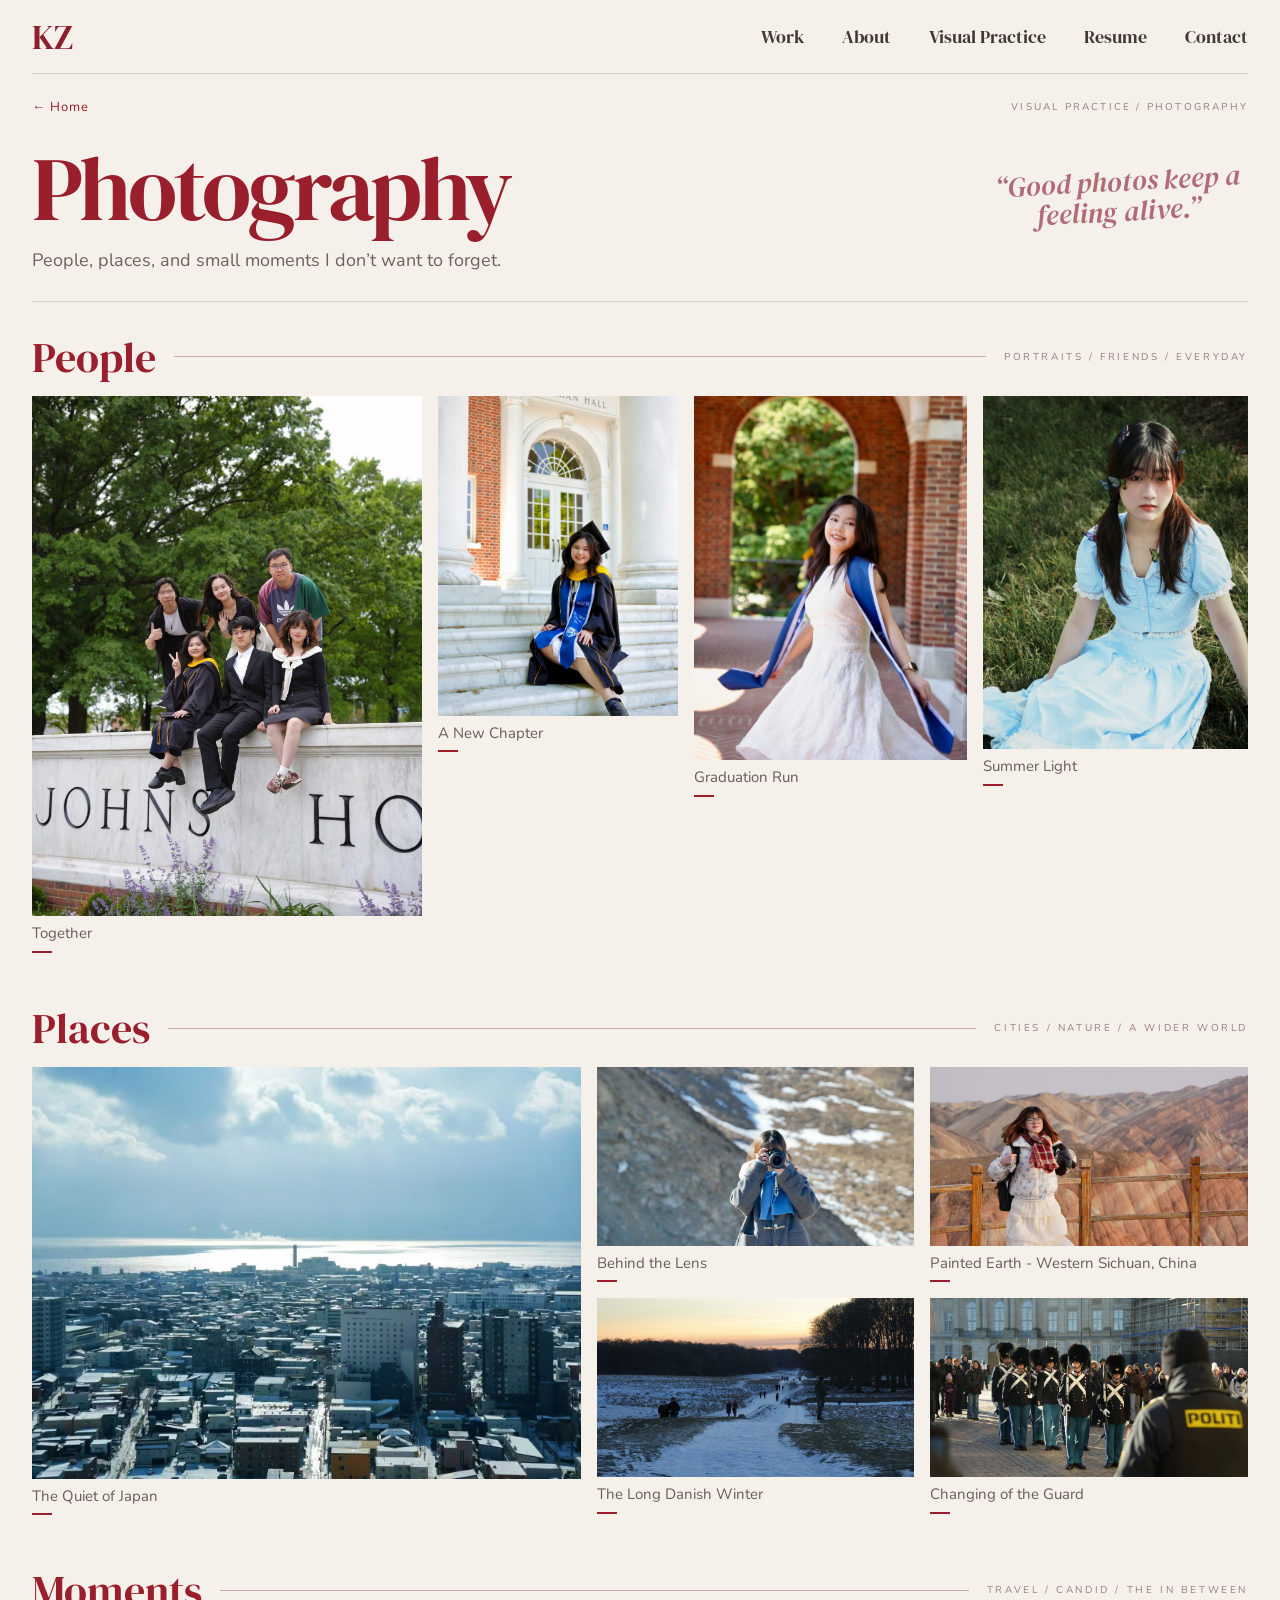
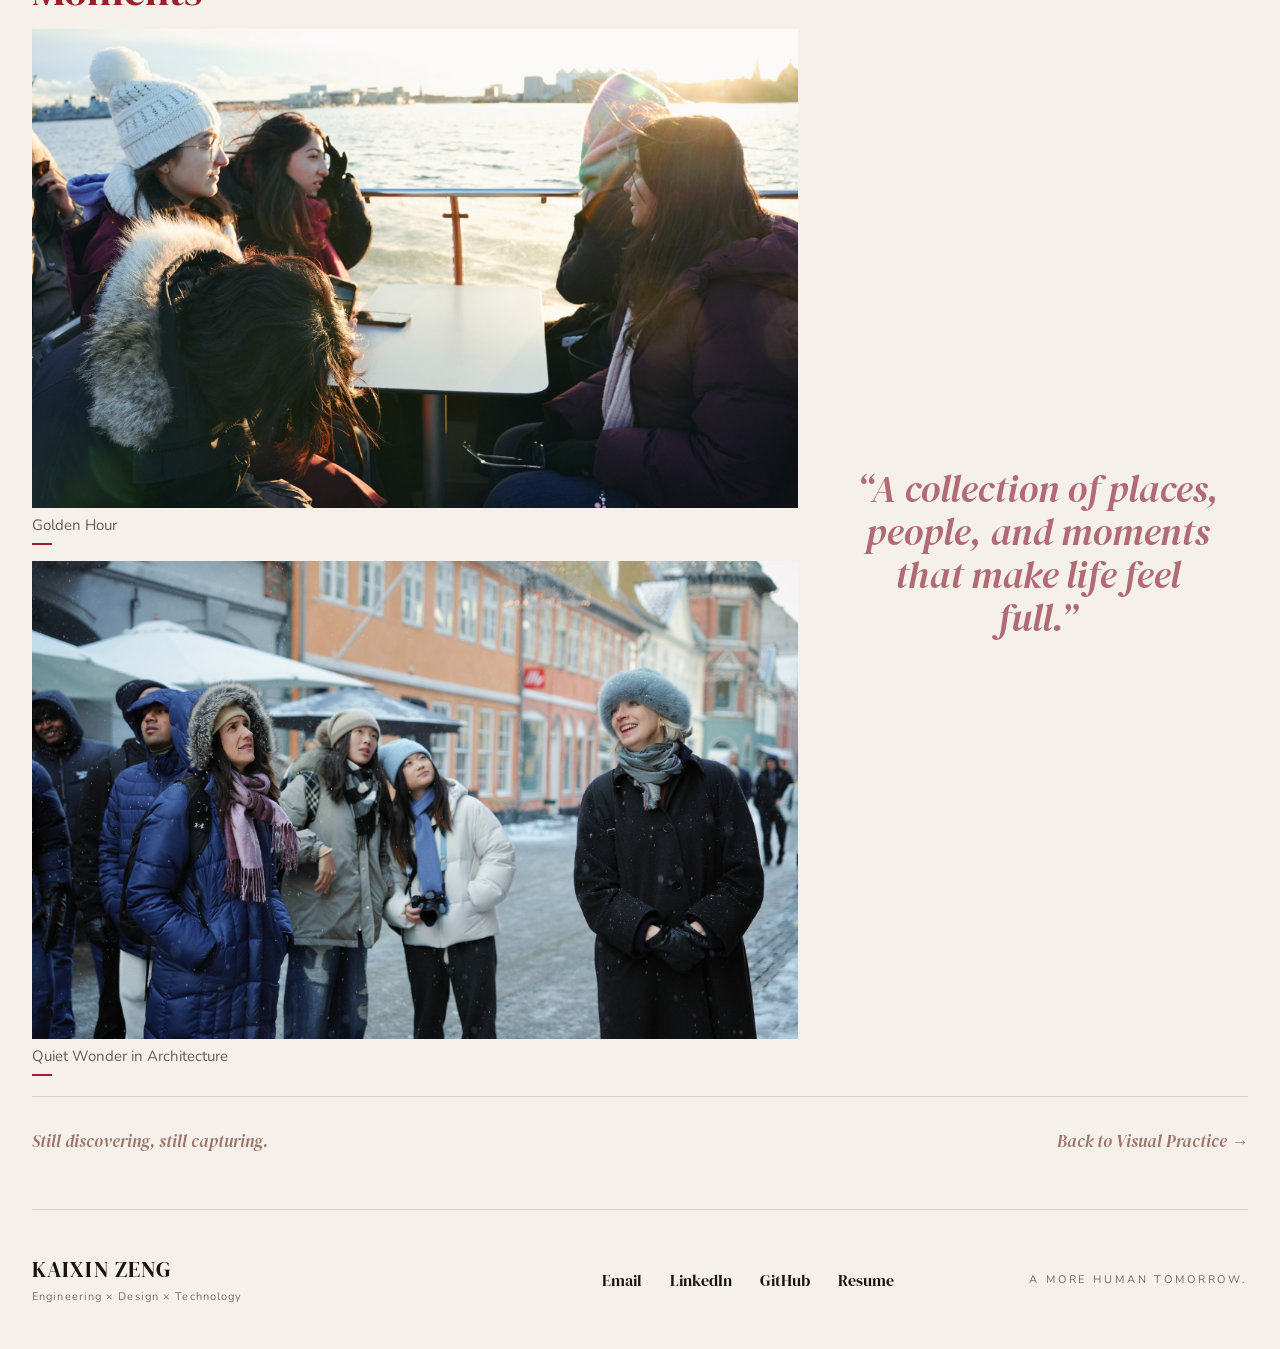
<file: projects/photography.html>
<!DOCTYPE html>
<html lang="en">
<head>
  <meta charset="UTF-8">
  <meta name="viewport" content="width=device-width, initial-scale=1.0">
  <meta name="description" content="Photography and visual practice by Kaixin Zeng.">
  <title>Photography — Kaixin Zeng</title>

  <link rel="preconnect" href="https://fonts.googleapis.com">
  <link rel="preconnect" href="https://fonts.gstatic.com" crossorigin>
  <link href="https://fonts.googleapis.com/css2?family=DM+Serif+Display:ital@0;1&family=Nunito:wght@300;400;500;600;700&display=swap" rel="stylesheet">
  <link rel="stylesheet" href="../style.css">

  <style>
    .photo-page{
      --photo-red:#991f2d;
      --photo-red-soft:#b45d68;
      --photo-paper:#f8f3ec;
    }

    .photo-page main{width:var(--page);margin:auto}

    .photo-intro{
      padding:34px 0 28px;
      border-bottom:1px solid var(--line);
      position:relative;
    }

    .photo-kicker{
      color:#8b7c73;
      font-size:10px;
      letter-spacing:.28em;
      text-transform:uppercase;
      margin-bottom:10px;
    }

    .photo-title{
      margin:0;
      color:var(--photo-red);
      font:400 clamp(64px,7vw,108px)/.88 var(--serif);
      letter-spacing:-.035em;
    }

    .photo-subtitle{
      margin:18px 0 0;
      color:#6d615a;
      font:18px/1.45 var(--sans);
      max-width:620px;
    }

    .photo-quote{
      position:absolute;
      top:50px;
      right:0;
      max-width:260px;
      color:#b16b77;
      font:italic 28px/1.08 var(--serif);
      transform:rotate(-3deg);
      text-align:center;
    }

    .gallery-section{padding:34px 0 20px}

    .gallery-head{
      display:grid;
      grid-template-columns:auto 1fr auto;
      gap:18px;
      align-items:center;
      margin-bottom:18px;
    }

    .gallery-head h2{
      margin:0;
      color:var(--photo-red);
      font:400 42px/1 var(--serif);
    }

    .gallery-head .line{height:1px;background:#c8aaa8}

    .gallery-head p{
      margin:0;
      color:#9a7c7b;
      font-size:10px;
      text-transform:uppercase;
      letter-spacing:.26em;
      white-space:nowrap;
    }

    .people-grid{
      display:grid;
      grid-template-columns:1.4fr .86fr .98fr .95fr;
      gap:16px;
      align-items:start;
    }

    .places-grid{
      display:grid;
      grid-template-columns:1.52fr .88fr .88fr;
      gap:16px;
      align-items:start;
    }

    .places-right{
      display:grid;
      grid-template-columns:1fr;
      gap:16px;
    }

    .moments-grid{
      display:grid;
      grid-template-columns:1.55fr .85fr;
      gap:30px;
      align-items:start;
    }

    figure.photo-card{margin:0}

    .photo-frame{
      width:100%;
      overflow:hidden;
      background:#eee7df;
    }

    .photo-frame img{
      width:100%;
      height:100%;
      object-fit:cover;
      display:block;
      transition:transform .45s ease;
    }

    .photo-card:hover img{transform:scale(1.018)}

    .portrait-tall{aspect-ratio:3/4}
    .portrait-mid{aspect-ratio:4/5}
    .landscape-wide{aspect-ratio:16/10}
    .landscape-main{aspect-ratio:4/3}
    .landscape-small{aspect-ratio:16/9}

    .photo-card figcaption{
      padding-top:8px;
      color:#665d56;
      font:15px/1.25 var(--sans);
    }

    .photo-card figcaption::after{
      content:"";
      display:block;
      width:20px;
      height:2px;
      margin-top:8px;
      background:var(--photo-red);
    }

    .moments-note{
      min-height:100%;
      display:flex;
      align-items:center;
      justify-content:center;
      padding:50px 24px;
      color:#b16b77;
      text-align:center;
      font:italic clamp(30px,3vw,48px)/1.12 var(--serif);
    }

    .photo-footer-note{
      padding:32px 0 56px;
      display:flex;
      justify-content:space-between;
      gap:20px;
      border-top:1px solid var(--line);
      color:#9b756f;
      font:italic 17px var(--serif);
    }

    @media(max-width:1100px){
      .photo-quote{position:static;text-align:left;transform:none;margin-top:28px}
      .people-grid{grid-template-columns:1fr 1fr}
      .places-grid{grid-template-columns:1fr 1fr}
      .places-right{grid-column:auto}
      .moments-grid{grid-template-columns:1fr}
      .moments-note{padding:30px 0;justify-content:flex-start;text-align:left}
    }

    @media(max-width:720px){
      .gallery-head{grid-template-columns:auto 1fr}
      .gallery-head p{grid-column:1/-1;white-space:normal}
      .people-grid,.places-grid{grid-template-columns:1fr}
      .photo-title{font-size:64px}
      .photo-footer-note{flex-direction:column}
    }

    .photo-topline{
      display:flex;
      justify-content:space-between;
      align-items:center;
      gap:20px;
      padding:24px 0 0;
      color:#8d8179;
      font-size:10px;
      letter-spacing:.22em;
      text-transform:uppercase;
    }
    .photo-topline a{
      color:#8f1f24;
      letter-spacing:.08em;
      text-transform:none;
      font-size:13px;
    }
    .photo-topline a:hover{opacity:.65}
  </style>
</head>
<body class="project-page photo-page">

<header class="site-header">
  <a class="brand" href="../index.html">KZ</a>
  <button class="menu-toggle" aria-label="Open menu" aria-expanded="false"><span></span><span></span></button>
  <nav class="site-nav">
    <a href="../index.html#work">Work</a>
    <a href="../index.html#about">About</a>
    <a href="../index.html#visual">Visual Practice</a>
    <a href="../assets/Kaixin_Zeng_Resume.pdf" target="_blank">Resume</a>
    <a href="../index.html#contact">Contact</a>
  </nav>
</header>

<main>
  <div class="photo-topline reveal">
    <a href="../index.html">← Home</a>
    <span>Visual Practice / Photography</span>
  </div>

  <section class="photo-intro">
    <h1 class="photo-title">Photography</h1>
    <p class="photo-subtitle">People, places, and small moments I don’t want to forget.</p>
    <div class="photo-quote">“Good photos keep a feeling alive.”</div>
  </section>

  <section class="gallery-section">
    <div class="gallery-head">
      <h2>People</h2><div class="line"></div><p>Portraits / Friends / Everyday</p>
    </div>

    <div class="people-grid">
      <figure class="photo-card">
        <div class="photo-frame portrait-tall"><img src="../images/photo-group.jpg" alt="Graduation group portrait"></div>
        <figcaption>Together</figcaption>
      </figure>

      <figure class="photo-card">
        <div class="photo-frame portrait-tall"><img src="../images/photo-grad-seated.jpg" alt="Graduation portrait at Gilman Hall"></div>
        <figcaption>A New Chapter</figcaption>
      </figure>

      <figure class="photo-card">
        <div class="photo-frame portrait-tall"><img src="../images/photo-white-dress.jpg" alt="Portrait in an arched brick corridor"></div>
        <figcaption>Graduation Run</figcaption>
      </figure>

      <figure class="photo-card">
        <div class="photo-frame portrait-tall"><img src="../images/photo-blue-dress.jpg" alt="Portrait in a field"></div>
        <figcaption>Summer Light</figcaption>
      </figure>
    </div>
  </section>

  <section class="gallery-section">
    <div class="gallery-head">
      <h2>Places</h2><div class="line"></div><p>Cities / Nature / A Wider World</p>
    </div>

    <div class="places-grid">
      <figure class="photo-card">
        <div class="photo-frame landscape-main"><img src="../images/photo-city.jpg" alt="Snowy city beside the sea"></div>
        <figcaption>The Quiet of Japan</figcaption>
      </figure>

      <div class="places-right">
        <figure class="photo-card">
          <div class="photo-frame landscape-small"><img src="../images/photo-camera-mountain.jpg" alt="Photographer in a mountain landscape"></div>
          <figcaption>Behind the Lens</figcaption>
        </figure>
        <figure class="photo-card">
          <div class="photo-frame landscape-small"><img src="../images/photo-snow-field.jpg" alt="Snow field at sunset"></div>
          <figcaption>The Long Danish Winter</figcaption>
        </figure>
      </div>

      <div class="places-right">
        <figure class="photo-card">
          <div class="photo-frame landscape-small"><img src="../images/photo-rainbow-mountain.jpg" alt="Portrait at colorful mountain landscape"></div>
          <figcaption>Painted Earth - Western Sichuan, China</figcaption>
        </figure>
        <figure class="photo-card">
          <div class="photo-frame landscape-small"><img src="../images/photo-guards.jpg" alt="Ceremonial guards in Copenhagen"></div>
          <figcaption>Changing of the Guard</figcaption>
        </figure>
      </div>
    </div>
  </section>

  <section class="gallery-section">
    <div class="gallery-head">
      <h2>Moments</h2><div class="line"></div><p>Travel / Candid / The In Between</p>
    </div>

    <div class="moments-grid">
      <div>
        <figure class="photo-card" style="margin-bottom:16px">
          <div class="photo-frame landscape-wide"><img src="../images/photo-boat.jpg" alt="Friends talking on a boat in warm light"></div>
          <figcaption>Golden Hour</figcaption>
        </figure>
        <figure class="photo-card">
          <div class="photo-frame landscape-wide"><img src="../images/photo-snow-street.jpg" alt="People walking through a snowy street"></div>
          <figcaption>Quiet Wonder in Architecture</figcaption>
        </figure>
      </div>

      <div class="moments-note">“A collection of places, people, and moments that make life feel full.”</div>
    </div>
  </section>

  <div class="photo-footer-note">
    <span>Still discovering, still capturing.</span>
    <a href="../index.html#visual">Back to Visual Practice →</a>
  </div>
</main>

<footer id="contact">
  <div>
    <strong>KAIXIN ZENG</strong>
    <small>Engineering × Design × Technology</small>
  </div>
  <div class="footer-links">
    <a href="mailto:kzeng6@jh.edu">Email</a>
    <a href="https://www.linkedin.com/in/kaixin-zeng" target="_blank">LinkedIn</a>
    <a href="YOUR_GITHUB_URL" target="_blank">GitHub</a>
    <a href="../assets/Kaixin_Zeng_Resume.pdf" target="_blank">Resume</a>
  </div>
  <p>A MORE HUMAN TOMORROW.</p>
</footer>

<script src="../script.js"></script>
</body>
</html>
</file>
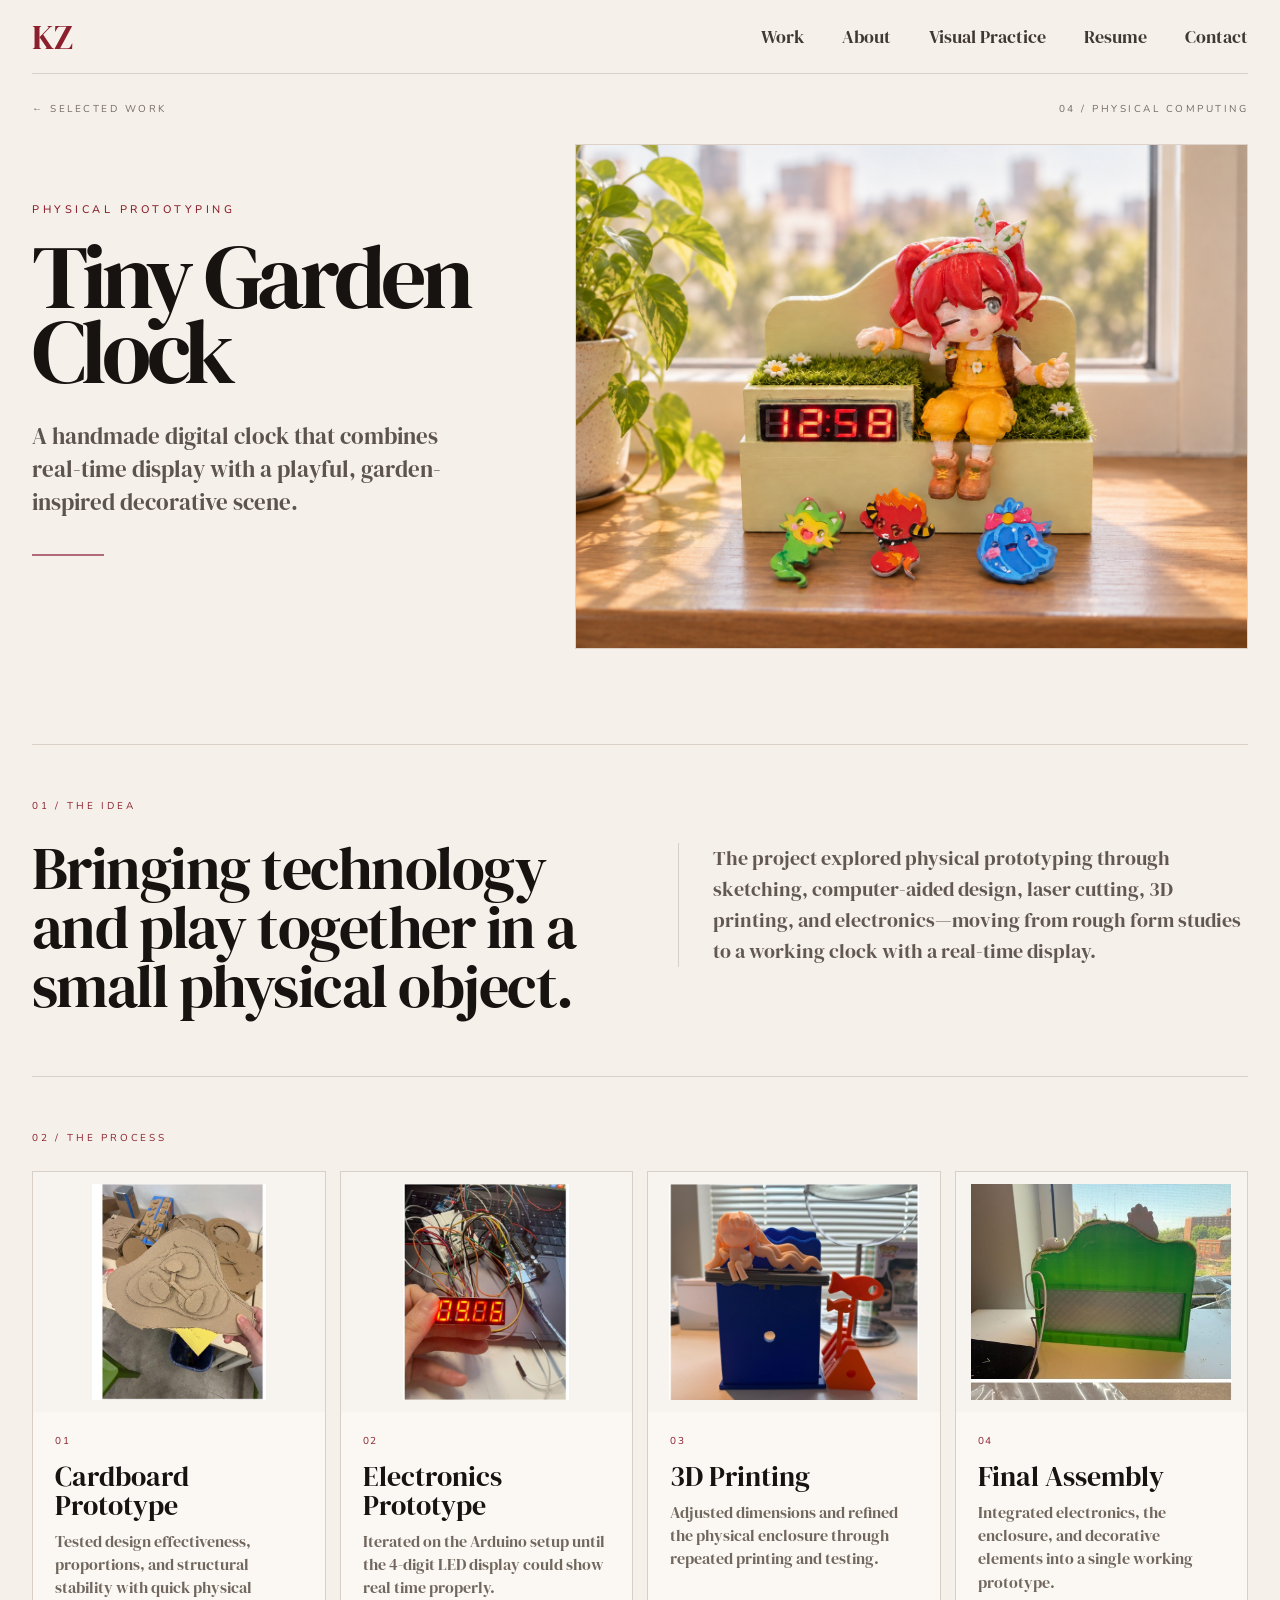
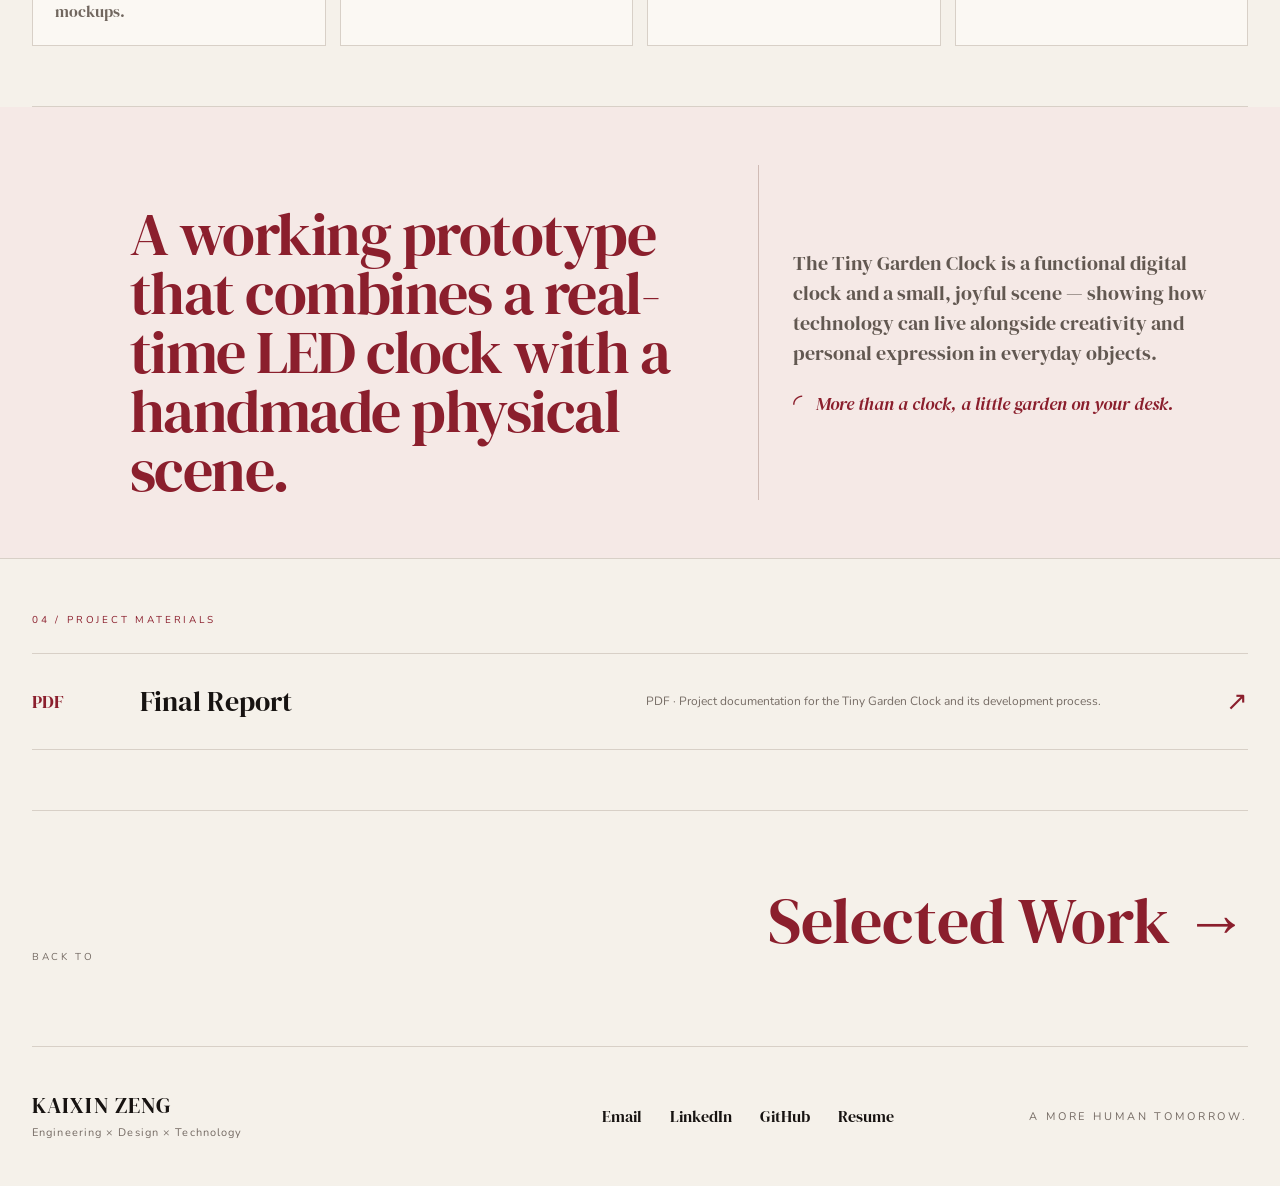
<file: projects/physical-computing.html>
<!DOCTYPE html>
<html lang="en">
<head>
  <meta charset="UTF-8">
  <meta name="viewport" content="width=device-width, initial-scale=1.0">
  <meta name="description" content="Tiny Garden Clock physical computing project by Kaixin Zeng.">
  <title>Tiny Garden Clock — Kaixin Zeng</title>

  <link rel="preconnect" href="https://fonts.googleapis.com">
  <link rel="preconnect" href="https://fonts.gstatic.com" crossorigin>
  <link href="https://fonts.googleapis.com/css2?family=DM+Serif+Display:ital@0;1&family=Nunito:wght@300;400;500;600;700&display=swap" rel="stylesheet">
  <link rel="stylesheet" href="../style.css">

  <style>
    .physical-page main{width:var(--page);margin:auto}
    .physical-hero{padding:28px 0 0;border-bottom:1px solid var(--line)}
    .physical-hero-grid{
      min-height:600px;
      display:grid;
      grid-template-columns:.86fr 1.14fr;
      gap:36px;
      align-items:start;
    }
    .physical-copy{
      padding:58px 54px 60px 0;
      display:flex;
      flex-direction:column;
      justify-content:center;
    }
    .physical-line{
      width:72px;
      height:2px;
      margin-top:34px;
      background:#b16b78;
    }
    .physical-copy .eyebrow{margin-bottom:22px}
    .physical-copy h1{
      margin:0;
      max-width:650px;
      font:500 clamp(70px,7vw,112px)/.84 var(--serif);
      letter-spacing:-.055em;
    }
    .physical-deck{
      max-width:520px;
      margin:30px 0 0;
      color:#5d544e;
      font:23px/1.45 var(--serif);
    }

    .physical-hero-image{
      position:relative;
      min-height:470px;
      overflow:hidden;
      background:#efe7de;
      border:1px solid #ddd1c8;
    }
    .physical-hero-image img{
      width:100%;
      height:100%;
      min-height:470px;
      object-fit:cover;
      object-position:center 52%;
      display:block;
    }

    .physical-section{
      padding:54px 0 60px;
      border-bottom:1px solid var(--line);
    }
    .physical-label{
      margin-bottom:26px;
      color:var(--accent);
      font-size:10px;
      text-transform:uppercase;
      letter-spacing:.28em;
    }

    .idea-grid{
      display:grid;
      grid-template-columns:1fr 1fr;
      gap:76px;
      align-items:start;
    }
    .idea-grid h2{
      margin:0;
      max-width:650px;
      font:500 clamp(46px,4.7vw,72px)/.98 var(--serif);
      letter-spacing:-.025em;
    }
    .idea-grid p{
      margin:4px 0 0;
      padding-left:34px;
      border-left:1px solid var(--line);
      color:#625851;
      font:20px/1.55 var(--serif);
    }

    .process-grid{
      display:grid;
      grid-template-columns:repeat(4,1fr);
      gap:14px;
    }
    .process-card{
      border:1px solid var(--line);
      background:#fbf8f3;
      overflow:hidden;
    }
    .process-card img{
      width:100%;
      height:240px;
      object-fit:contain;
      object-position:center;
      background:#f7f3ee;
      padding:12px;
      box-sizing:border-box;
    }
    .process-card-copy{padding:22px}
    .process-card span{
      display:block;
      margin-bottom:14px;
      color:var(--accent);
      font-size:10px;
      letter-spacing:.18em;
    }
    .process-card h3{
      margin:0 0 10px;
      font:500 28px/1.04 var(--serif);
    }
    .process-card p{
      margin:0;
      color:#71675f;
      font:16px/1.45 var(--serif);
    }

    .outcome-panel{
      display:grid;
      grid-template-columns:1.2fr .8fr;
      gap:70px;
      padding:58px 0;
      border-bottom:1px solid var(--line);
      background:#f5e9e6;
    }
    .outcome-inner{
      width:var(--page);
      margin:auto;
      display:grid;
      grid-template-columns:1.2fr .8fr;
      gap:70px;
    }
    .outcome-inner h2{
      margin:0;
      color:var(--accent);
      font:500 clamp(44px,4.7vw,72px)/.98 var(--serif);
      letter-spacing:-.025em;
    }
    .outcome-copy{
      padding-left:34px;
      border-left:1px solid #d0bbb5;
      display:flex;
      flex-direction:column;
      justify-content:center;
      min-height:100%;
    }
    .outcome-copy p{
      margin:0 0 22px;
      color:#625851;
      font:20px/1.5 var(--serif);
    }
    .outcome-note{
      display:flex;
      align-items:center;
      gap:14px;
      color:var(--accent);
      font:500 18px/1.5 var(--serif);
    }
    .outcome-note span{
      font-size:24px;
      line-height:1;
    }
    .outcome-note em{
      font-style:italic;
    }

    .materials-list{border-top:1px solid var(--line)}
    .material-row{
      display:grid;
      grid-template-columns:80px 1.3fr 1.5fr auto;
      gap:28px;
      align-items:center;
      min-height:96px;
      border-bottom:1px solid var(--line);
      transition:.2s ease;
    }
    .material-row:hover{background:#efe8df;padding-left:8px}
    .material-row .filetype{color:var(--accent);font:18px var(--serif)}
    .material-row h3{margin:0;font:500 28px var(--serif)}
    .material-row p{margin:0;color:#766c65;font-size:12px;line-height:1.55}
    .material-row .arrow{color:var(--accent);font:26px var(--serif)}

    .physical-next{
      padding:66px 0 82px;
      display:flex;
      justify-content:space-between;
      align-items:flex-end;
      gap:30px;
    }
    .physical-next p{
      margin:0;
      color:var(--muted);
      font-size:10px;
      text-transform:uppercase;
      letter-spacing:.26em;
    }
    .physical-next a{
      font:500 clamp(46px,5vw,78px) var(--serif);
      color:var(--accent);
    }

    @media(max-width:1080px){
      .physical-hero-grid,.idea-grid,.outcome-inner{grid-template-columns:1fr}
      .physical-copy{padding-right:0}
      .physical-hero-image{min-height:360px}
      .physical-hero-image img{min-height:360px}
      .process-grid{grid-template-columns:1fr 1fr}
      .idea-grid p,.outcome-copy{padding-left:0;border-left:0;border-top:1px solid var(--line);padding-top:22px}
    }
    @media(max-width:760px){
      .physical-copy h1{font-size:62px}
      .physical-deck,.idea-grid p,.outcome-copy p{font-size:19px}
      .process-grid{grid-template-columns:1fr}
      .material-row{grid-template-columns:55px 1fr auto;gap:14px;padding:16px 0}
      .material-row p{grid-column:2/-1}
      .physical-next{flex-direction:column;align-items:flex-start}
    }
  </style>
</head>
<body class="project-page physical-page">

<header class="site-header">
  <a class="brand" href="../index.html">KZ</a>
  <button class="menu-toggle" aria-label="Open menu" aria-expanded="false"><span></span><span></span></button>
  <nav class="site-nav">
    <a href="../index.html#work">Work</a>
    <a href="../index.html#about">About</a>
    <a href="../index.html#visual">Visual Practice</a>
    <a href="../assets/Kaixin_Zeng_Resume.pdf" target="_blank">Resume</a>
    <a href="../index.html#contact">Contact</a>
  </nav>
</header>

<main>
  <section class="physical-hero">
    <div class="project-kicker reveal">
      <a href="../index.html#work">← Selected Work</a>
      <span>04 / Physical Computing</span>
    </div>

    <div class="physical-hero-grid">
      <div class="physical-copy reveal">
        <p class="eyebrow">Physical Prototyping</p>
        <h1>Tiny Garden Clock</h1>
        <p class="physical-deck">
          A handmade digital clock that combines real-time display with a playful,
          garden-inspired decorative scene.
        </p>
        <div class="physical-line"></div>
      </div>

      <div class="physical-hero-image reveal">
        <img src="../images/physical-hero-window.png" alt="Tiny Garden Clock styled hero image on apartment windowsill">
      </div>
    </div>
  </section>

  <section class="physical-section" id="idea">
    <div class="physical-label reveal">01 / The Idea</div>
    <div class="idea-grid">
      <h2 class="reveal">Bringing technology and play together in a small physical object.</h2>
      <p class="reveal">
        The project explored physical prototyping through sketching, computer-aided design,
        laser cutting, 3D printing, and electronics—moving from rough form studies to a
        working clock with a real-time display.
      </p>
    </div>
  </section>

  <section class="physical-section">
    <div class="physical-label reveal">02 / The Process</div>
    <div class="process-grid">
      <article class="process-card reveal">
        <img src="../images/physical-cardboard.jpg" alt="Cardboard prototype">
        <div class="process-card-copy">
          <span>01</span>
          <h3>Cardboard Prototype</h3>
          <p>Tested design effectiveness, proportions, and structural stability with quick physical mockups.</p>
        </div>
      </article>

      <article class="process-card reveal">
        <img src="../images/physical-electronics.jpg" alt="Arduino and LED electronics prototype">
        <div class="process-card-copy">
          <span>02</span>
          <h3>Electronics Prototype</h3>
          <p>Iterated on the Arduino setup until the 4-digit LED display could show real time properly.</p>
        </div>
      </article>

      <article class="process-card reveal">
        <img src="../images/physical-3d.jpg" alt="3D printing prototype">
        <div class="process-card-copy">
          <span>03</span>
          <h3>3D Printing</h3>
          <p>Adjusted dimensions and refined the physical enclosure through repeated printing and testing.</p>
        </div>
      </article>

      <article class="process-card reveal">
        <img src="../images/physical-final-back.jpg" alt="Final clock enclosure and electronics">
        <div class="process-card-copy">
          <span>04</span>
          <h3>Final Assembly</h3>
          <p>Integrated electronics, the enclosure, and decorative elements into a single working prototype.</p>
        </div>
      </article>
    </div>
  </section>
</main>

<section class="outcome-panel">
  <div class="outcome-inner">
    <div>
      <div class="physical-label reveal">03 / Outcome</div>
      <h2 class="reveal">
        A working prototype that combines a real-time LED clock with a handmade physical scene.
      </h2>
    </div>

    <div class="outcome-copy reveal">
      <p>
        The Tiny Garden Clock is a functional digital clock and a small, joyful scene —
        showing how technology can live alongside creativity and personal expression
        in everyday objects.
      </p>
      <div class="outcome-note">
        <span>◜</span>
        <em>More than a clock, a little garden on your desk.</em>
      </div>
    </div>
  </div>
</section>

<main>
  <section class="physical-section">
    <div class="physical-label reveal">04 / Project Materials</div>

    <div class="materials-list">
      <a class="material-row reveal" href="../assets/Kaixin_Action_Lab_Portfolio.pdf" target="_blank" rel="noopener">
        <span class="filetype">PDF</span>
        <h3>Final Report</h3>
        <p>PDF · Project documentation for the Tiny Garden Clock and its development process.</p>
        <span class="arrow">↗</span>
      </a>
    </div>
  </section>

  <section class="physical-next reveal">
    <p>Back to</p>
    <a href="../index.html#work">Selected Work →</a>
  </section>
</main>

<footer id="contact">
  <div>
    <strong>KAIXIN ZENG</strong>
    <small>Engineering × Design × Technology</small>
  </div>
  <div class="footer-links">
    <a href="mailto:kzeng6@jh.edu">Email</a>
    <a href="https://www.linkedin.com/in/kaixin-zeng" target="_blank">LinkedIn</a>
    <a href="YOUR_GITHUB_URL" target="_blank">GitHub</a>
    <a href="../assets/Kaixin_Zeng_Resume.pdf" target="_blank">Resume</a>
  </div>
  <p>A MORE HUMAN TOMORROW.</p>
</footer>

<script src="../script.js"></script>
</body>
</html>
</file>
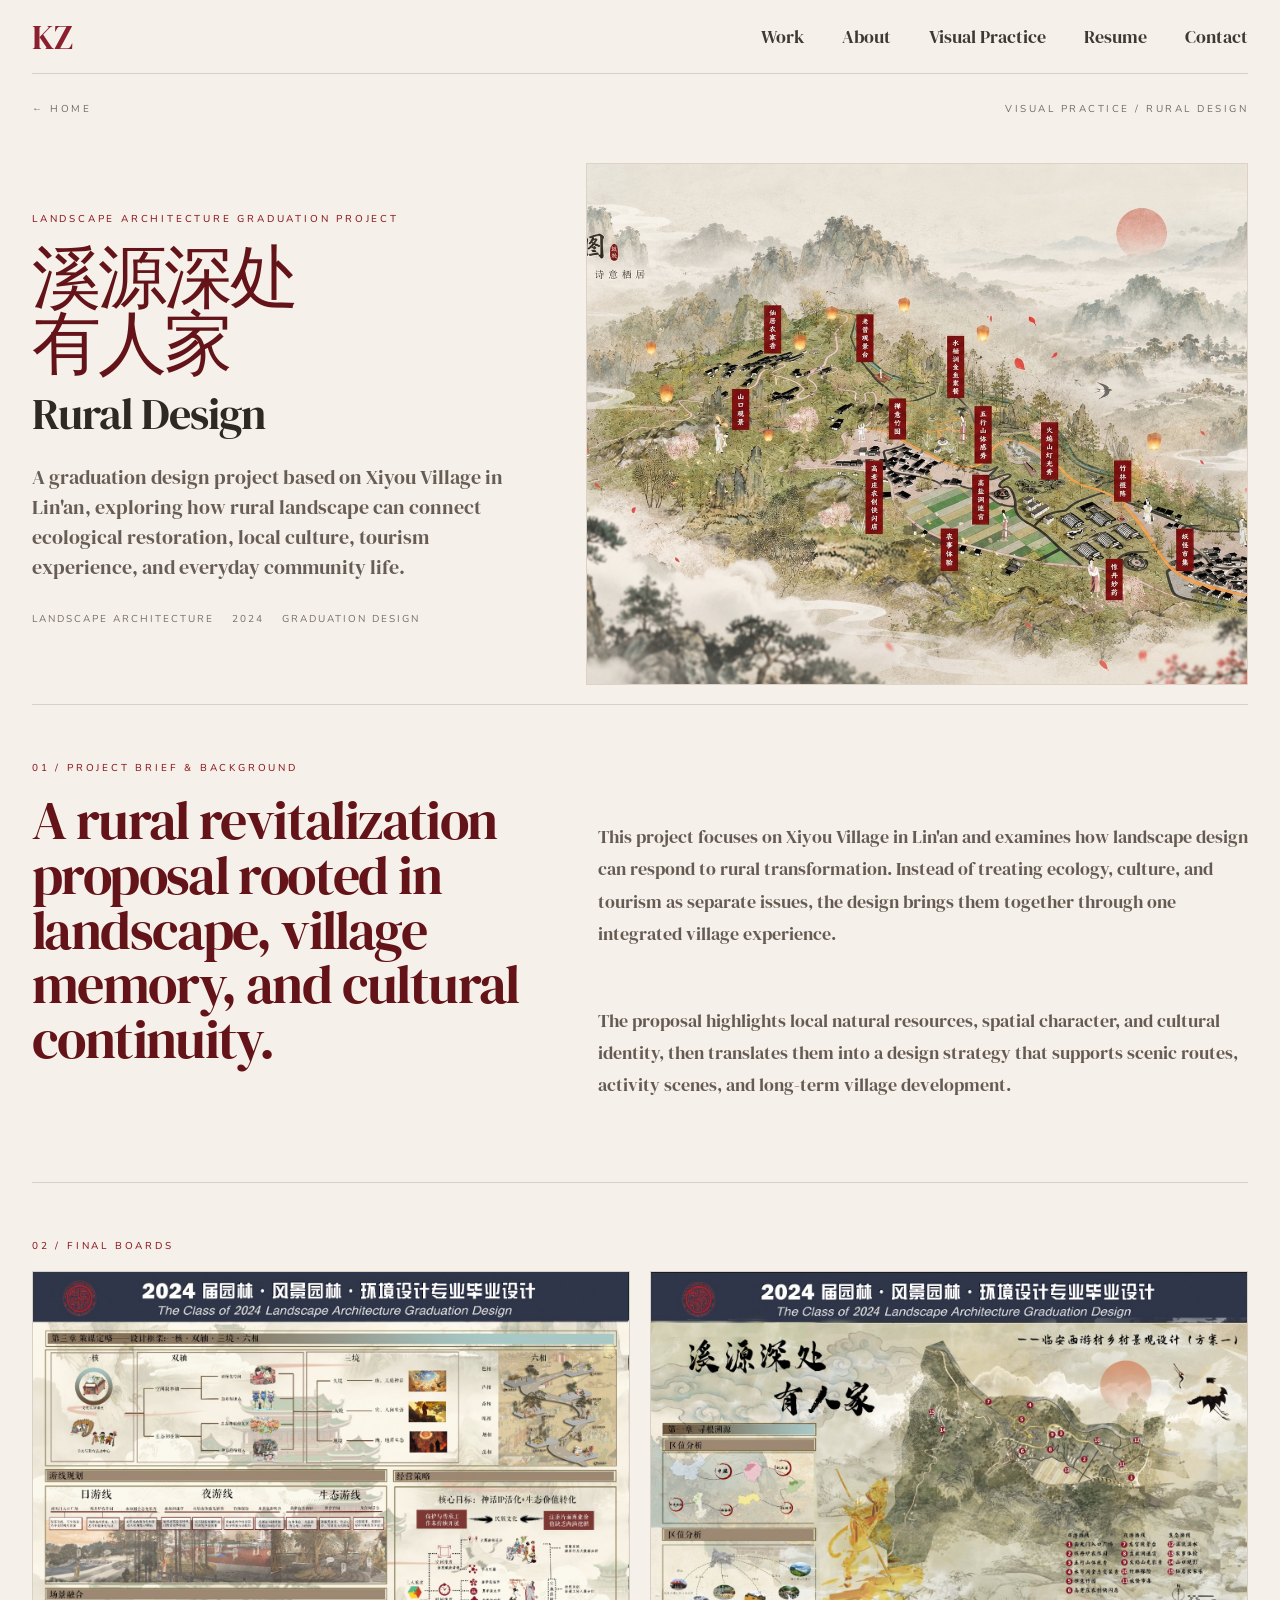
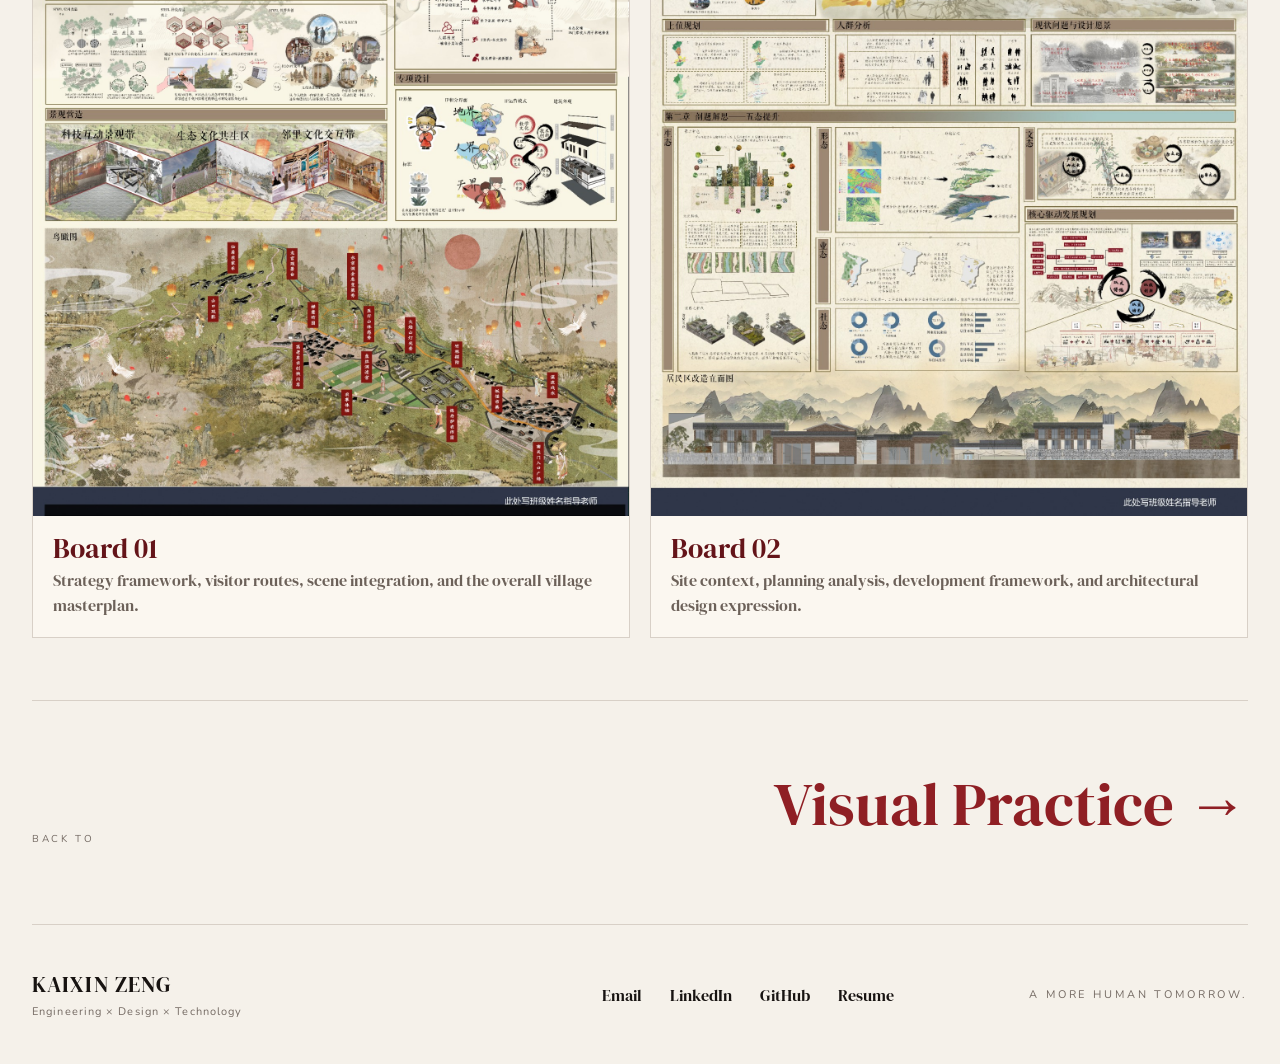
<file: projects/rural-design.html>
<!DOCTYPE html>
<html lang="en">
<head>
  <meta charset="UTF-8">
  <meta name="viewport" content="width=device-width, initial-scale=1.0">
  <meta name="description" content="Rural Design landscape architecture graduation project by Kaixin Zeng.">
  <title>Rural Design — Kaixin Zeng</title>

  <link rel="preconnect" href="https://fonts.googleapis.com">
  <link rel="preconnect" href="https://fonts.gstatic.com" crossorigin>
  <link href="https://fonts.googleapis.com/css2?family=DM+Serif+Display:ital@0;1&family=Nunito:wght@300;400;500;600;700&display=swap" rel="stylesheet">
  <link rel="stylesheet" href="../style.css">

  <style>
    .rural-page{
      --rural-red:#8f1f24;
      --rural-red-dark:#641419;
      --rural-cream:#f6f1e8;
      --rural-paper:#fbf7f0;
      --rural-ink:#2f2924;
    }

    .rural-page main{
      width:var(--page);
      margin:auto;
    }

    .rural-hero{
      padding:28px 0 0;
      border-bottom:1px solid var(--line);
    }

    .rural-hero-grid{
      min-height:560px;
      display:grid;
      grid-template-columns:.88fr 1.12fr;
      gap:34px;
      align-items:center;
    }

    .rural-copy{
      padding:44px 24px 54px 0;
    }

    .rural-copy .eyebrow,
    .section-label{
      margin:0 0 18px;
      color:var(--rural-red);
      font-size:10px;
      font-weight:500;
      text-transform:uppercase;
      letter-spacing:.28em;
    }

    .rural-cn-title{
      margin:0 0 16px;
      color:var(--rural-red-dark);
      font:500 clamp(52px,5.4vw,88px)/.96 var(--serif);
      letter-spacing:-.045em;
    }

    .rural-copy h1{
      margin:0;
      color:var(--rural-ink);
      font:500 clamp(34px,3.4vw,54px)/1 var(--serif);
      letter-spacing:-.025em;
    }

    .rural-deck{
      max-width:520px;
      margin:26px 0 0;
      color:#675d55;
      font:20px/1.5 var(--serif);
    }

    .rural-meta{
      display:flex;
      flex-wrap:wrap;
      gap:10px 18px;
      margin-top:30px;
      color:#7a6d64;
      font-size:10px;
      text-transform:uppercase;
      letter-spacing:.2em;
    }

    .rural-hero-image{
      border:1px solid #ded2c6;
      background:#eee4d6;
      overflow:hidden;
    }

    .rural-hero-image img{
      width:100%;
      height:100%;
      min-height:520px;
      display:block;
      object-fit:cover;
      object-position:center;
    }

    .rural-section{
      padding:56px 0 62px;
      border-bottom:1px solid var(--line);
    }

    .intro-grid{
      display:grid;
      grid-template-columns:.9fr 1.1fr;
      gap:34px;
      align-items:start;
    }

    .intro-title{
      margin:0;
      color:var(--rural-red-dark);
      font:500 clamp(44px,4.2vw,70px)/1.02 var(--serif);
      letter-spacing:-.03em;
    }

    .intro-text{
      color:#665b53;
      font:18px/1.8 var(--serif);
      display:grid;
      gap:18px;
      padding-top:10px;
    }

    .boards-wrap{
      display:grid;
      grid-template-columns:1fr 1fr;
      gap:20px;
      align-items:start;
    }

    .board-card{
      margin:0;
      border:1px solid var(--line);
      background:var(--rural-paper);
      overflow:hidden;
    }

    .board-card a{display:block}

    .board-card img{
      width:100%;
      display:block;
      background:#fff;
    }

    .board-card figcaption{
      padding:18px 20px 20px;
      display:grid;
      gap:6px;
    }

    .board-card strong{
      color:var(--rural-red-dark);
      font:500 28px/1 var(--serif);
    }

    .board-card p{
      margin:0;
      color:#6c6159;
      font:16px/1.55 var(--serif);
    }

    .rural-next{
      padding:60px 0 78px;
      display:flex;
      justify-content:space-between;
      align-items:flex-end;
      gap:30px;
    }

    .rural-next p{
      margin:0;
      color:var(--muted);
      font-size:10px;
      text-transform:uppercase;
      letter-spacing:.26em;
    }

    .rural-next a{
      color:var(--rural-red);
      font:500 clamp(42px,4.8vw,70px) var(--serif);
    }

    @media(max-width:1080px){
      .rural-hero-grid,
      .intro-grid,
      .boards-wrap{
        grid-template-columns:1fr;
      }

      .rural-hero-image img{min-height:400px}
    }

    @media(max-width:760px){
      .rural-cn-title{font-size:54px}
      .rural-copy h1{font-size:34px}
      .rural-deck{font-size:18px}
      .intro-title{font-size:38px}
      .rural-next{flex-direction:column;align-items:flex-start}
    }
  </style>
</head>

<body class="project-page rural-page">

<header class="site-header">
  <a class="brand" href="../index.html">KZ</a>
  <button class="menu-toggle" aria-label="Open menu" aria-expanded="false"><span></span><span></span></button>
  <nav class="site-nav">
    <a href="../index.html#work">Work</a>
    <a href="../index.html#about">About</a>
    <a href="../index.html#visual">Visual Practice</a>
    <a href="../assets/Kaixin_Zeng_Resume.pdf" target="_blank">Resume</a>
    <a href="../index.html#contact">Contact</a>
  </nav>
</header>

<main>
  <section class="rural-hero">
    <div class="project-kicker reveal">
      <a href="../index.html">← Home</a>
      <span>Visual Practice / Rural Design</span>
    </div>

    <div class="rural-hero-grid">
      <div class="rural-copy reveal">
        <p class="eyebrow">Landscape Architecture Graduation Project</p>
        <div class="rural-cn-title">溪源深处<br>有人家</div>
        <h1>Rural Design</h1>
        <p class="rural-deck">
          A graduation design project based on Xiyou Village in Lin'an, exploring
          how rural landscape can connect ecological restoration, local culture,
          tourism experience, and everyday community life.
        </p>

        <div class="rural-meta">
          <span>Landscape Architecture</span>
          <span>2024</span>
          <span>Graduation Design</span>
        </div>
      </div>

      <div class="rural-hero-image reveal">
        <img src="../images/rural-hero.jpg" alt="Rural design masterplan overview">
      </div>
    </div>
  </section>

  <section class="rural-section">
    <div class="section-label reveal">01 / Project Brief & Background</div>
    <div class="intro-grid">
      <h2 class="intro-title reveal">
        A rural revitalization proposal rooted in landscape, village memory, and cultural continuity.
      </h2>

      <div class="intro-text reveal">
        <p>
          This project focuses on Xiyou Village in Lin'an and examines how landscape design can respond to rural transformation.
          Instead of treating ecology, culture, and tourism as separate issues, the design brings them together through one
          integrated village experience.
        </p>
        <p>
          The proposal highlights local natural resources, spatial character, and cultural identity, then translates them into
          a design strategy that supports scenic routes, activity scenes, and long-term village development.
        </p>
      </div>
    </div>
  </section>

  <section class="rural-section">
    <div class="section-label reveal">02 / Final Boards</div>
    <div class="boards-wrap">
      <figure class="board-card reveal">
        <a href="../assets/Rural_Design_Board_01.png" target="_blank" rel="noopener">
          <img src="../images/rural-board-01.jpg" alt="Rural design final board one">
        </a>
        <figcaption>
          <strong>Board 01</strong>
          <p>Strategy framework, visitor routes, scene integration, and the overall village masterplan.</p>
        </figcaption>
      </figure>

      <figure class="board-card reveal">
        <a href="../assets/Rural_Design_Board_02.png" target="_blank" rel="noopener">
          <img src="../images/rural-board-02.jpg" alt="Rural design final board two">
        </a>
        <figcaption>
          <strong>Board 02</strong>
          <p>Site context, planning analysis, development framework, and architectural design expression.</p>
        </figcaption>
      </figure>
    </div>
  </section>

  <section class="rural-next reveal">
    <p>Back to</p>
    <a href="../index.html#visual">Visual Practice →</a>
  </section>
</main>

<footer id="contact">
  <div>
    <strong>KAIXIN ZENG</strong>
    <small>Engineering × Design × Technology</small>
  </div>

  <div class="footer-links">
    <a href="mailto:kzeng6@jh.edu">Email</a>
    <a href="https://www.linkedin.com/in/kaixin-zeng" target="_blank">LinkedIn</a>
    <a href="YOUR_GITHUB_URL" target="_blank">GitHub</a>
    <a href="../assets/Kaixin_Zeng_Resume.pdf" target="_blank">Resume</a>
  </div>

  <p>A MORE HUMAN TOMORROW.</p>
</footer>

<script src="../script.js"></script>
</body>
</html>
</file>
<file: style.css>
:root{
  --bg:#f5f1ea;--paper:#fbf8f3;--text:#171311;--muted:#746a63;--line:#d8d0c7;
  --accent:#8b1f2d;--accent-dark:#6e1722;--soft-red:#efe1df;
  --serif:"DM Serif Display",Georgia,serif;--sans:"Nunito",Arial,sans-serif;
  --page:min(1440px,calc(100vw - 64px))
}
*{box-sizing:border-box}html{scroll-behavior:smooth}body{margin:0;background:var(--bg);color:var(--text);font-family:var(--sans);font-weight:400}
a{color:inherit;text-decoration:none}img{display:block;width:100%}.site-header,main,footer{width:var(--page);margin:auto}
.site-header{height:74px;display:flex;align-items:center;justify-content:space-between;border-bottom:1px solid var(--line);position:relative;z-index:10}
.brand{font:500 34px var(--serif);color:var(--accent)}.site-nav{display:flex;gap:38px}.site-nav a{font:18px var(--serif);color:#403832;transition:.25s}.site-nav a:hover{color:var(--accent)}
.menu-toggle{display:none;background:none;border:0;width:32px}.menu-toggle span{display:block;height:1px;background:var(--text);margin:7px 0}

.hero{min-height:680px;display:grid;grid-template-columns:1.02fr 1.25fr;border-bottom:1px solid var(--line)}
.hero-copy{padding:78px 58px 58px 0;display:flex;flex-direction:column;justify-content:center}
.eyebrow{font-size:11px;letter-spacing:.32em;text-transform:uppercase;color:var(--accent);margin:0 0 26px;font-weight:500}
.hero h1{font:500 clamp(76px,8.2vw,132px)/.78 var(--serif);letter-spacing:-.055em;margin:0}
.hero-role{font:clamp(28px,2.6vw,42px) var(--serif);margin:28px 0 24px;color:#2d2723}
.hero-meta{color:#6e655f;font-size:14px;line-height:1.55}.hero-meta p{margin:0}
.hero-intro{max-width:560px;font:23px/1.38 var(--serif);color:#4f463f;margin:26px 0 0}
.hero-actions{display:flex;gap:16px;margin-top:32px}.btn{min-height:50px;padding:0 28px;display:inline-flex;align-items:center;justify-content:center;border:1px solid #a79b92;font:18px var(--serif);transition:.3s}.btn.primary{background:var(--accent);color:#fffaf5;border-color:var(--accent)}.btn.primary span{margin-left:18px}.btn:hover{transform:translateY(-2px)}.btn.primary:hover{background:var(--accent-dark)}
.hero-visual{position:relative;overflow:hidden;min-height:680px;background:#d8cec5}.hero-visual img{height:100%;object-fit:cover;object-position:50% 52%;filter:saturate(.82) brightness(1.02) contrast(.98) sepia(.10) hue-rotate(-5deg)}
.image-overlay{position:absolute;inset:0;background:linear-gradient(90deg,rgba(245,241,234,.48),transparent 34%),linear-gradient(0deg,rgba(120,64,54,.08),transparent 45%);pointer-events:none}
.hero-quote{position:absolute;right:38px;bottom:46px;margin:0;font:italic 30px/1.02 var(--serif);color:var(--accent);border-left:1px solid rgba(139,31,45,.28);padding-left:20px}

.section{padding:38px 0 34px;border-bottom:1px solid var(--line)}.section-head{display:flex;justify-content:space-between;align-items:flex-end;gap:24px;margin-bottom:16px}
.section-head h2{margin:0;font:500 34px var(--serif);text-transform:uppercase;letter-spacing:.08em}.section-head p{margin:0;color:var(--muted);font-size:10px;letter-spacing:.28em;text-transform:uppercase}
.project-list{border-top:1px solid var(--line)}.project-row{min-height:84px;display:grid;grid-template-columns:70px 1.4fr 1fr 2.7fr auto;gap:22px;align-items:center;border-bottom:1px solid var(--line);transition:.25s}.project-row:hover{background:#efe8df;padding-left:10px}
.num{font:31px var(--serif);color:var(--accent)}.title{font:28px var(--serif)}.type{font-size:12px;color:#857a72;font-style:italic}.summary{font:17px var(--serif);color:#615751}.view{font:16px var(--serif);color:var(--accent);white-space:nowrap}
.about-grid{display:grid;grid-template-columns:1.2fr 2fr .7fr;gap:50px;padding-top:22px}.about-grid h3{margin:0;font:500 clamp(44px,4vw,68px)/.98 var(--serif)}.about-copy{font:20px/1.48 var(--serif);color:#5b514a}.about-copy p:first-child{margin-top:0}.about-tags{border-left:1px solid var(--line);padding-left:28px;display:flex;flex-direction:column;gap:11px}.about-tags span{font-size:10px;letter-spacing:.3em;color:#8a7f77}
.visual-grid{display:grid;grid-template-columns:1fr 1fr;border-top:1px solid var(--line)}.visual-grid a{min-height:220px;padding:36px 34px;transition:.25s}.visual-grid a:first-child{border-right:1px solid var(--line)}.visual-grid a:hover{background:#efe8df}.visual-grid span{color:var(--accent);font:22px var(--serif)}.visual-grid h3{font:500 40px var(--serif);margin:30px 0 10px}.visual-grid p{color:#766c65;line-height:1.6;max-width:520px}
footer{min-height:140px;display:grid;grid-template-columns:1.4fr 1fr .8fr;gap:30px;align-items:center;border-top:1px solid var(--line)}footer strong{display:block;font:22px var(--serif);letter-spacing:.05em}footer small,footer p{color:var(--muted);font-size:11px;letter-spacing:.1em}.footer-links{display:flex;justify-content:center;gap:28px;font-family:var(--serif)}.footer-links a:hover{color:var(--accent)}footer p{text-align:right;letter-spacing:.26em}
.reveal{opacity:0;transform:translateY(18px);transition:opacity .75s ease,transform .75s ease}.reveal.is-visible{opacity:1;transform:none}

/* HEALTHCARE PROJECT */
.project-page main{width:var(--page);margin:auto}
.project-hero{padding:28px 0 0;border-bottom:1px solid var(--line)}
.project-kicker{display:flex;justify-content:space-between;gap:20px;font-size:10px;letter-spacing:.25em;text-transform:uppercase;color:var(--muted);margin-bottom:28px}
.project-kicker a:hover{color:var(--accent)}
.project-hero-grid{display:grid;grid-template-columns:1fr 1.1fr;min-height:610px}
.project-hero-copy{padding:58px 62px 58px 0;display:flex;flex-direction:column;justify-content:center}
.project-hero-copy h1{margin:0;font:500 clamp(58px,6vw,98px)/.93 var(--serif);letter-spacing:-.045em;max-width:760px}
.project-deck{font:23px/1.45 var(--serif);color:#554c45;max-width:670px;margin:30px 0 34px}
.project-meta-grid{display:grid;grid-template-columns:1fr 1fr;gap:18px 28px;padding-top:24px;border-top:1px solid var(--line)}
.project-meta-grid span{display:block;color:var(--accent);font-size:9px;letter-spacing:.24em;margin-bottom:6px}
.project-meta-grid p{margin:0;color:#766c65;font-size:12px;line-height:1.5}
.project-hero-image{position:relative;min-height:610px;overflow:hidden;background:#ddd2c8}
.project-hero-image img{height:100%;object-fit:cover;object-position:center;filter:saturate(.76) brightness(.98) contrast(.98) sepia(.07) hue-rotate(-4deg)}
.project-image-overlay{position:absolute;inset:0;background:linear-gradient(90deg,rgba(245,241,234,.34),transparent 30%),linear-gradient(0deg,rgba(139,31,45,.05),transparent 45%)}
.project-section{padding:58px 0 64px;border-bottom:1px solid var(--line)}
.project-section-label{font-size:10px;letter-spacing:.26em;text-transform:uppercase;color:var(--accent);margin-bottom:30px}
.stats-grid{display:grid;grid-template-columns:repeat(4,1fr);border-top:1px solid var(--line);border-left:1px solid var(--line)}
.stat-card{min-height:178px;padding:28px;border-right:1px solid var(--line);border-bottom:1px solid var(--line);background:rgba(255,255,255,.14)}
.stat-card strong{display:block;font:500 42px var(--serif);margin-bottom:24px}.stat-card span{font-size:12px;line-height:1.55;color:#766c65}
.project-copy-grid{display:grid;grid-template-columns:1.1fr 1fr;gap:90px}.project-statement h2{margin:0;font:500 clamp(42px,4.4vw,68px)/1 var(--serif);letter-spacing:-.02em;max-width:720px}
.project-body{font:20px/1.55 var(--serif);color:#5b514a}.project-body p:first-child{margin-top:0}
.finding-grid{display:grid;grid-template-columns:1fr 1fr;border-top:1px solid var(--line);border-left:1px solid var(--line)}
.finding-card{min-height:225px;padding:30px;border-right:1px solid var(--line);border-bottom:1px solid var(--line)}.finding-card>span,.recommendation-row>span{font:20px var(--serif);color:var(--accent)}
.finding-card h3,.recommendation-row h3{font:500 29px/1.06 var(--serif);margin:26px 0 12px}.finding-card p,.recommendation-row p{font-size:12px;line-height:1.6;color:#766c65}
.recommendation-list{border-top:1px solid var(--line)}.recommendation-row{display:grid;grid-template-columns:70px 1.2fr 1.6fr;gap:30px;align-items:center;min-height:112px;border-bottom:1px solid var(--line)}.recommendation-row h3,.recommendation-row p{margin:0}
.outcome-band{background:var(--accent);color:#fff8f1;margin-top:0}.outcome-band-inner{width:var(--page);margin:auto;padding:72px 0}.outcome-band .project-section-label{color:#f0c8c8}.outcome-band h2{font:500 clamp(46px,5vw,82px)/.98 var(--serif);max-width:900px;margin:0}
.next-project{padding:70px 0 84px;display:flex;justify-content:space-between;align-items:flex-end}.next-project p{font-size:10px;letter-spacing:.26em;text-transform:uppercase;color:var(--muted)}.next-project a{font:500 clamp(48px,6vw,88px) var(--serif);color:var(--accent)}

@media(max-width:1050px){
  :root{--page:min(100% - 38px,1440px)}
  .hero,.project-hero-grid{grid-template-columns:1fr}
  .hero-copy,.project-hero-copy{padding-right:0}
  .hero-visual,.project-hero-image{min-height:520px}
  .project-row{grid-template-columns:58px 1.2fr .9fr 2fr}.view{grid-column:2/-1;padding-bottom:18px}
  .about-grid{grid-template-columns:1fr 1.3fr}.about-tags{grid-column:1/-1;border-left:0;border-top:1px solid var(--line);padding:18px 0 0;flex-direction:row;flex-wrap:wrap}
  .stats-grid{grid-template-columns:1fr 1fr}.project-copy-grid{grid-template-columns:1fr;gap:36px}
}
@media(max-width:760px){
  :root{--page:calc(100% - 28px)}
  .site-header{height:64px}.menu-toggle{display:block}.site-nav{display:none;position:absolute;top:64px;left:0;right:0;background:var(--paper);flex-direction:column;padding:20px 0;border-bottom:1px solid var(--line)}.site-nav.open{display:flex}
  .hero-copy{padding:48px 0}.hero h1{font-size:64px}.hero-role{font-size:26px}.hero-intro{font-size:20px}.hero-actions{flex-direction:column}
  .section-head{align-items:flex-start;flex-direction:column}.project-row{grid-template-columns:52px 1fr;gap:10px 14px;padding:20px 0}.type,.summary,.view{grid-column:2}
  .about-grid,.visual-grid,.stats-grid,.finding-grid,.project-meta-grid{grid-template-columns:1fr}.visual-grid a:first-child{border-right:0;border-bottom:1px solid var(--line)}
  .project-hero-copy h1{font-size:54px}.recommendation-row{grid-template-columns:46px 1fr;padding:22px 0}.recommendation-row p{grid-column:2}
  footer{grid-template-columns:1fr;padding:34px 0}.footer-links{justify-content:flex-start;flex-wrap:wrap}footer p{text-align:left}.next-project{flex-direction:column;align-items:flex-start}
}

/* PPT-derived project visuals */
.case-visual{
  margin:26px 0 34px;
  border:1px solid var(--line);
  background:#f1ebe4;
}
.case-visual img{
  width:100%;
  height:auto;
  display:block;
}
.case-caption{
  display:flex;
  justify-content:space-between;
  gap:32px;
  align-items:flex-start;
  padding:18px 22px 20px;
  border-top:1px solid var(--line);
}
.case-caption span{
  color:var(--accent);
  font-size:9px;
  letter-spacing:.26em;
  font-weight:500;
}
.case-caption p{
  margin:0;
  max-width:760px;
  color:#655b54;
  font:17px/1.45 var(--serif);
}
.split-visual{
  display:grid;
  grid-template-columns:1fr 1fr;
  gap:0;
}
.split-visual>div:first-child{
  border-right:1px solid var(--line);
}
.split-visual img{
  aspect-ratio:16/9;
  object-fit:cover;
}
.mini-caption{
  margin:0;
  padding:14px 18px 18px;
  color:#756b64;
  font-size:11px;
  line-height:1.5;
  border-top:1px solid var(--line);
}
@media(max-width:760px){
  .case-caption{flex-direction:column}
  .split-visual{grid-template-columns:1fr}
  .split-visual>div:first-child{border-right:0;border-bottom:1px solid var(--line)}
}


/* Final image-fit fixes + project material links */
.project-hero-grid{grid-template-columns:.95fr 1.25fr;align-items:start}
.project-hero-image{display:flex;align-items:center;justify-content:center;background:var(--bg);padding:8px 0;overflow:hidden}
.project-hero-image img{width:100%;height:auto;max-height:none;object-fit:contain;object-position:center;filter:saturate(.76) brightness(.98) contrast(.98) sepia(.07) hue-rotate(-4deg)}
.case-visual img{width:100%;height:auto;display:block;object-fit:contain;background:var(--bg)}
.split-visual img{width:100%;height:auto;aspect-ratio:auto;object-fit:contain;display:block;background:var(--bg)}
.deliverables-section{padding-top:56px}
.deliverable-links{display:grid;grid-template-columns:1fr 1fr;border-top:1px solid var(--line);border-left:1px solid var(--line)}
.material-card{min-height:170px;display:grid;grid-template-columns:70px 1fr auto;gap:24px;align-items:center;padding:28px;border-right:1px solid var(--line);border-bottom:1px solid var(--line);transition:.25s}
.material-card:hover{background:#efe8df}
.material-card>span{font-size:10px;letter-spacing:.18em;color:var(--accent);font-weight:500}
.material-card h3{margin:0 0 8px;font:500 30px var(--serif)}
.material-card p{margin:0;color:var(--muted);font-size:12px}
.material-card b{font:400 24px var(--serif);color:var(--accent)}
@media(max-width:760px){.deliverable-links{grid-template-columns:1fr}.material-card{grid-template-columns:54px 1fr auto}}

/* =========================================================
   KARAORCHEE — SIMPLIFIED PRODUCT CASE STUDY
   ========================================================= */
.kara-page{--kara:#f0642c;--kara-soft:#f8e6dc}
.kara-page main{width:var(--page);margin:0 auto}
.kara-hero{display:grid;grid-template-columns:.9fr 1.1fr;min-height:600px;border-bottom:1px solid var(--line)}
.kara-hero-copy{padding:72px 60px 64px 0;display:flex;flex-direction:column;justify-content:center}
.kara-kicker{margin:0 0 24px;color:var(--kara);font-size:10px;font-weight:500;letter-spacing:.28em}
.kara-hero-copy h1{margin:0;font:500 clamp(76px,8vw,132px)/.8 var(--serif);letter-spacing:-.055em}
.kara-hero-copy h2{margin:22px 0 0;font:500 clamp(30px,3vw,48px)/1.05 var(--serif)}
.kara-deck{max-width:620px;margin:28px 0 34px;color:#5d554f;font:22px/1.45 var(--serif)}
.kara-cta{width:max-content;min-width:180px;padding:14px 26px;background:var(--kara);color:#fff;border-radius:999px;font:17px var(--serif);transition:.25s}
.kara-cta:hover{transform:translateY(-2px);filter:brightness(.95)}
.kara-hero-image{min-height:600px;overflow:hidden;background:#160d0a}
.kara-hero-image img{width:100%;height:100%;object-fit:cover;object-position:center}
.kara-section{padding:54px 0 62px;border-bottom:1px solid var(--line)}
.kara-section-head{display:flex;align-items:baseline;gap:22px;margin-bottom:30px}
.kara-section-head>span{color:var(--kara);font-size:10px;letter-spacing:.2em}
.kara-section-head h2{margin:0;font:500 36px var(--serif)}
.kara-problem-grid{display:grid;grid-template-columns:1.2fr .8fr;gap:80px;align-items:start}
.kara-problem-grid h3{margin:0;font:500 clamp(48px,5vw,78px)/.98 var(--serif);letter-spacing:-.03em}
.kara-problem-grid p{margin:8px 0 0;padding-left:36px;border-left:1px solid var(--line);color:#655b54;font:20px/1.5 var(--serif)}
.kara-approach-grid{display:grid;grid-template-columns:repeat(3,1fr);border-top:1px solid var(--line);border-left:1px solid var(--line)}
.kara-card{min-height:260px;padding:30px;border-right:1px solid var(--line);border-bottom:1px solid var(--line);background:rgba(255,255,255,.12)}
.kara-card>span{display:inline-flex;width:38px;height:38px;align-items:center;justify-content:center;border-radius:50%;background:var(--kara-soft);color:var(--kara);font:16px var(--serif)}
.kara-card h3{margin:30px 0 12px;font:500 30px var(--serif)}
.kara-card p{margin:0;color:#6e645d;font-size:13px;line-height:1.65}
.kara-outcome{background:linear-gradient(90deg,#fff0e8,#f7dfd1)}
.kara-outcome-band{
    background:var(--accent);
    color:#fff8f1;
    margin-top:0;
}

.outcome-band-inner{
    width:var(--page);
    margin:auto;
    padding:72px 0;
}

.outcome-band .project-section-label{
    color:#f0c8c8;
    margin-left:80px;
}

.outcome-band h2{
    font:500 clamp(46px,5vw,82px)/.98 var(--serif);
    max-width:900px;
    margin:0 0 0 80px;
}
.kara-outcome-grid{display:grid;grid-template-columns:1.25fr .75fr;gap:70px;align-items:start}
.kara-outcome-grid h3{margin:0;color:var(--kara);font:500 clamp(48px,5.2vw,82px)/.98 var(--serif);letter-spacing:-.035em}
.kara-outcome-grid p{margin:8px 0 0;padding-left:34px;border-left:1px solid rgba(240,100,44,.35);color:#625750;font:19px/1.55 var(--serif)}
.kara-materials{padding-bottom:72px}
.kara-material-links{display:grid;grid-template-columns:1fr;border-top:1px solid var(--line)}
.kara-material{min-height:86px;display:grid;grid-template-columns:90px 1fr auto;gap:24px;align-items:center;padding:0 22px;border-bottom:1px solid var(--line);transition:.25s}
.kara-material:hover{background:#efe8df}
.kara-material>span{color:var(--kara);font-size:10px;letter-spacing:.18em;font-weight:500}
.kara-material h3{margin:0;font:500 25px var(--serif)}
.kara-material b{font:400 26px var(--serif);color:var(--kara)}
.kara-page .next-project a{color:var(--accent)}
@media(max-width:1050px){
  .kara-hero{grid-template-columns:1fr}.kara-hero-copy{padding-right:0}.kara-hero-image{min-height:500px}
  .kara-problem-grid,.kara-outcome-grid{grid-template-columns:1fr;gap:32px}.kara-problem-grid p,.kara-outcome-grid p{padding-left:0;border-left:0}
  .kara-approach-grid{grid-template-columns:1fr}
}
@media(max-width:760px){
  .kara-hero-copy{padding:48px 0}.kara-hero-copy h1{font-size:68px}.kara-hero-image{min-height:360px}
  .kara-section{padding:42px 0 48px}.kara-section-head h2{font-size:32px}.kara-problem-grid h3{font-size:48px}
  .kara-material{grid-template-columns:58px 1fr auto;padding:0 12px}
}
.outcome-inner > div:first-child{
  padding-left:130px;
}
</file>
